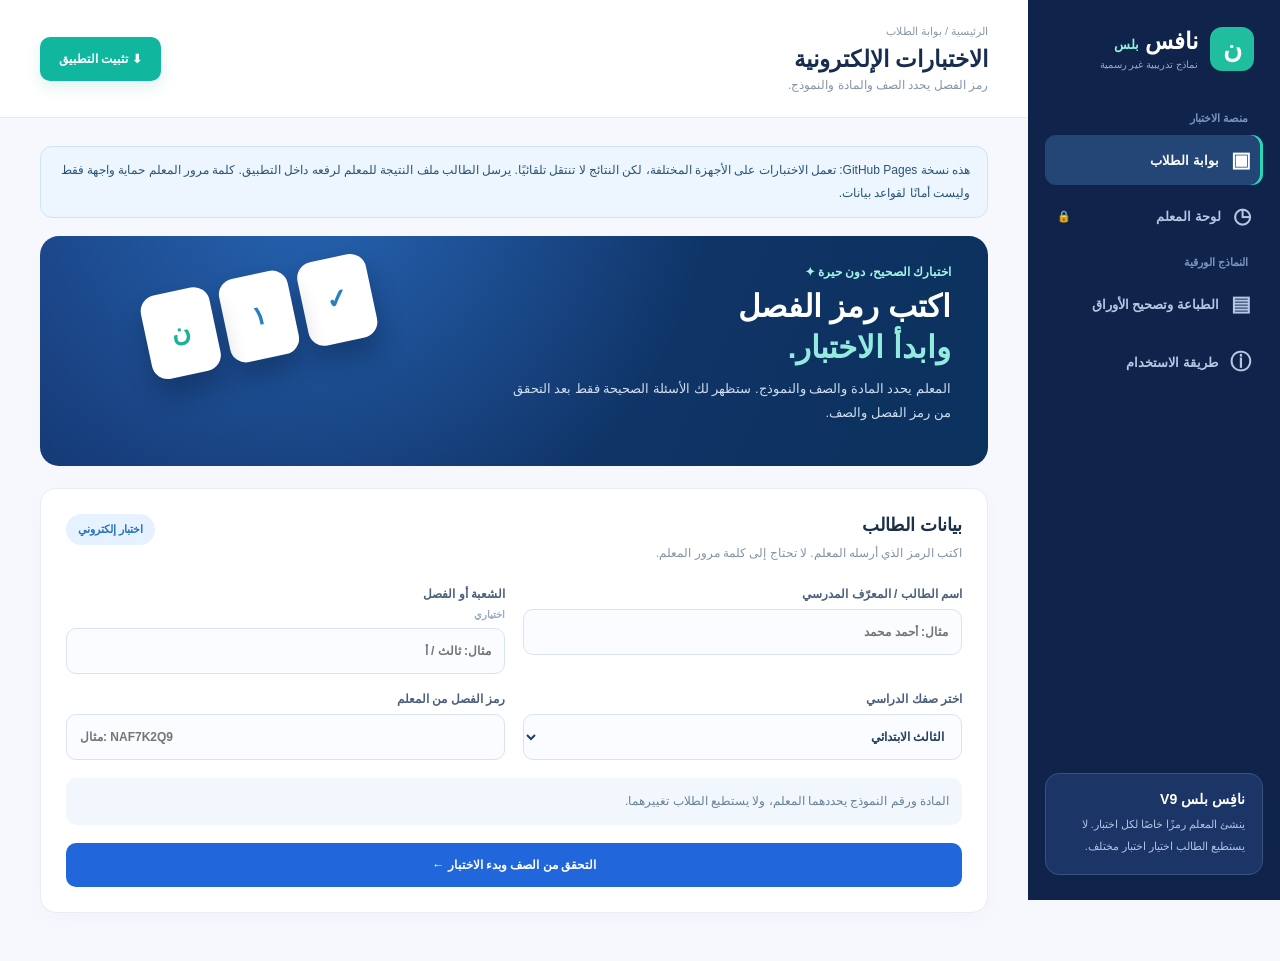
<file: index.html>
<!doctype html>
<html lang="ar" dir="rtl"><head>
<meta charset="utf-8"><meta name="viewport" content="width=device-width,initial-scale=1"><meta name="theme-color" content="#10234b">
<meta name="apple-mobile-web-app-capable" content="yes"><meta name="apple-mobile-web-app-title" content="نافس بلس"><meta name="apple-mobile-web-app-status-bar-style" content="default">
<meta name="description" content="نافس بلس - اختبارات إلكترونية مؤمنة برمز فصل ونماذج ورقية ومتابعة النتائج حسب المادة.">
<link rel="manifest" href="./manifest.webmanifest"><link rel="icon" href="./icons/favicon.png"><link rel="apple-touch-icon" href="./icons/apple-touch-icon.png">
<title>نافس بلس | اختبارات إلكترونية وورقية</title><link rel="stylesheet" href="./online.css">
</head><body>
<div class="shell">
<aside class="sidebar">
 <div class="identity"><div class="symbol">ن</div><div><strong>نافس <span>بلس</span></strong><small>نماذج تدريبية غير رسمية</small></div></div>
 <div class="side-label">منصة الاختبار</div>
 <button id="studentTab" class="side-link active" type="button"><span>▣</span> بوابة الطلاب</button>
 <button id="teacherTab" class="side-link" type="button"><span>◷</span> لوحة المعلم <span class="lock">🔒</span></button>
 <div class="side-label">النماذج الورقية</div>
 <a href="./paper.html" class="side-link"><span>▤</span> الطباعة وتصحيح الأوراق</a>
 <a href="./help.html" class="side-link"><span>ⓘ</span> طريقة الاستخدام</a>
 <div class="side-note"><b>نافِس بلس V9</b><p>ينشئ المعلم رمزًا خاصًا لكل اختبار. لا يستطيع الطالب اختيار اختبار مختلف.</p></div>
</aside>
<main class="main">
 <header class="topbar"><div><div class="crumb">الرئيسية / <span id="pageCrumb">بوابة الطلاب</span></div><h1 id="pageTitle">الاختبارات الإلكترونية</h1><p id="pageSub">رمز الفصل يحدد الصف والمادة والنموذج.</p></div><button id="installAppBtn" class="btn install-button" type="button">⬇ تثبيت التطبيق</button></header>
 <div class="content"><div class="static-warning" role="note">هذه نسخة GitHub Pages: تعمل الاختبارات على الأجهزة المختلفة، لكن النتائج لا تنتقل تلقائيًا. يرسل الطالب ملف النتيجة للمعلم لرفعه داخل التطبيق. كلمة مرور المعلم حماية واجهة فقط وليست أمانًا لقواعد بيانات.</div>
  <div id="appStatus" class="notice hidden" role="alert"></div>
  <section id="studentView">
   <div id="studentIntro" class="hero"><div class="hero-eyebrow">اختبارك الصحيح، دون حيرة ✦</div><h2>اكتب رمز الفصل<br><span>وابدأ الاختبار.</span></h2><p>المعلم يحدد المادة والصف والنموذج. ستظهر لك الأسئلة الصحيحة فقط بعد التحقق من رمز الفصل والصف.</p><div class="hero-bubbles" aria-hidden="true"><span>✓</span><span>١</span><span>ن</span></div></div>
   <div id="studentFormCard" class="panel"><div class="section-title"><div><h2>بيانات الطالب</h2><p>اكتب الرمز الذي أرسله المعلم. لا تحتاج إلى كلمة مرور المعلم.</p></div><span class="tag">اختبار إلكتروني</span></div>
    <form id="startForm" class="form-grid">
      <label>اسم الطالب / المعرّف المدرسي<input id="studentNameOnline" required maxlength="80" autocomplete="off" placeholder="مثال: أحمد محمد"></label>
      <label>الشعبة أو الفصل <em>اختياري</em><input id="studentClassOnline" maxlength="40" placeholder="مثال: ثالث / أ"></label>
      <label>اختر صفك الدراسي<select id="gradeSelect"><option value="3">الثالث الابتدائي</option><option value="6">السادس الابتدائي</option><option value="9">الثالث المتوسط</option></select></label>
      <label>رمز الفصل من المعلم<input id="classCode" required maxlength="18" minlength="6" autocomplete="off" spellcheck="false" placeholder="مثال: NAF7K2Q9" dir="ltr"></label>
      <div class="form-wide help-line">المادة ورقم النموذج يحددهما المعلم، ولا يستطيع الطلاب تغييرهما.</div>
      <button class="btn primary stretch" type="submit" id="startBtn">التحقق من الصف وبدء الاختبار ←</button>
    </form>
   </div>
   <div id="testPanel" class="hidden"><div class="test-toolbar"><div><span class="tag">اختبار متاح</span><h2 id="testHeading"></h2><p id="testMeta"></p></div><button class="btn light" id="backToSelection" type="button">العودة</button></div><div class="progress-outer"><div id="progressFill" class="progress-fill"></div></div><p class="progress-label" id="progressText"></p><form id="answerForm"><div id="questionList"></div><div class="submit-bar"><div><b>تأكد من إجاباتك</b><p>لا يمكن تعديلها بعد الإرسال.</p></div><button class="btn primary" type="submit" id="submitExamBtn">إرسال الاختبار</button></div></form></div>
   <div id="successPanel" class="panel centered hidden"><div class="success-icon">✓</div><h2>تم تسليم الاختبار</h2><p>حُفظت الإجابات. حُفظت النتيجة على هذا الجهاز. أرسل ملف النتيجة إلى المعلم لإضافتها إلى سجله.</p><div class="row-buttons" style="justify-content:center;margin-bottom:18px"><button class="btn primary" id="downloadStudentResult" type="button">⬇ تنزيل النتيجة للمعلم</button><button class="btn light" id="copyStudentResult" type="button">نسخ رمز النتيجة</button></div><button class="btn light" id="startAnother" type="button">العودة إلى البداية</button></div>
  </section>
  <section id="teacherView" class="hidden">
   <div class="teacher-banner"><div><span class="hero-eyebrow">إدارة الاختبارات ✦</span><h2>لوحة المعلم</h2><p>لكل مادة كلمة مرور مستقلة. أنشئ رمز اختبار لأي صف ونموذج، ثم استورد ملفات نتائج الطلاب هنا.</p></div><span class="teacher-icon">◈</span></div>
   <form id="loginForm" class="panel narrow"><h2>دخول المعلم</h2><p class="subtle">اختر مادّتك ثم أدخل كلمة مرور تلك المادة.</p><label>المادة<select id="teacherSubject"><option value="math">الرياضيات</option><option value="arabic">القراءة</option><option value="science">العلوم</option></select></label><label>كلمة مرور المادة<input id="teacherPassword" type="password" required autocomplete="current-password" placeholder="كلمة المرور"></label><button id="loginBtn" class="btn primary stretch" type="submit">فتح لوحة المادة</button><p id="loginError" class="error" role="alert"></p></form>
   <div id="teacherDashboard" class="hidden">
    <div class="panel toolbar"><div><div class="teacher-subtag">المادة الحالية</div><h2 id="teacherIdentity">—</h2><p>إعداد الفصول ونتائج هذه المادة فقط.</p></div><div class="row-buttons"><a href="./paper.html" class="btn light">الاختبارات الورقية</a><button class="btn light" id="logoutBtn" type="button">تسجيل الخروج</button></div></div>
    <div class="numbers"><div class="metric"><small>عدد رموز الاختبارات</small><b id="countRooms">٠</b></div><div class="metric"><small>الفصول النشطة</small><b id="countActive">٠</b></div><div class="metric"><small>إجمالي تسليمات الطلاب</small><b id="countAll">٠</b></div><div class="metric"><small>متوسط الدرجة</small><b id="averageScore">—</b></div></div>
    <div class="panel"><div class="section-title"><div><h2>إنشاء اختبار للفصل</h2><p>اختر الصف والنموذج. سينشئ التطبيق رمزًا يمكن إدخاله من جهاز آخر.</p></div><span class="tag">١٠ أسئلة</span></div>
     <form id="roomForm" class="form-grid">
      <label>الصف المطلوب<select id="roomGrade"><option value="9">الثالث المتوسط</option><option value="6">السادس الابتدائي</option><option value="3">الثالث الابتدائي</option></select></label>
      <label>النموذج المطلوب<select id="roomExam"><option value="1">النموذج ١</option><option value="2">النموذج ٢</option><option value="3">النموذج ٣</option><option value="4">النموذج ٤</option><option value="5">النموذج ٥</option><option value="6">النموذج ٦</option></select></label>
      <label class="form-wide">اسم الفصل (اختياري)<input id="roomLabel" maxlength="60" placeholder="مثل: ثالث متوسط - أ"></label>
      <button class="btn primary stretch" type="submit" id="createRoomBtn">إنشاء رمز الاختبار</button>
     </form>
     <div id="newRoom" class="new-room hidden" aria-live="polite"><div><small>رمز الاختبار الجديد</small><strong id="newRoomCode" dir="ltr"></strong><p id="newRoomInfo"></p></div><button id="copyNewRoomBtn" class="btn light" type="button">نسخ الرمز</button></div>
    </div>
    <div class="panel"><div class="section-title"><div><h2>فصول الاختبارات</h2><p>لكل رمز صف ونموذج ثابتان. إغلاق الرمز يعمل على هذا الجهاز فقط؛ النشر على GitHub لا يوفر مزامنة.</p></div><button class="btn light" id="refreshRoomsBtn" type="button">↻ تحديث</button></div><div id="roomList" class="room-list"><p class="subtle">جارٍ التحميل...</p></div></div>
    <div class="panel"><div class="section-title"><div><h2>نتائج الطلاب</h2><p>النتائج على هذا الجهاز فقط؛ استورد الملفات التي يرسلها الطلاب.</p></div><div class="row-buttons"><button class="btn light" id="refreshBtn" type="button">↻ تحديث</button><button class="btn light" id="importPaperBtn" type="button">استيراد الأوراق</button><button class="btn light" id="importFilesBtn" type="button">📂 استيراد ملفات نتائج الطلاب</button><input id="resultFiles" type="file" accept=".json,application/json" multiple hidden><button class="btn light" id="exportBtn" type="button">↓ تنزيل CSV</button></div></div>
      <div class="filters"><label>الصف<select id="filterGrade"><option value="all">كل الصفوف</option><option value="3">الثالث الابتدائي</option><option value="6">السادس الابتدائي</option><option value="9">الثالث المتوسط</option></select></label><label>النموذج<select id="filterExam"><option value="all">كل النماذج</option><option value="1">النموذج ١</option><option value="2">النموذج ٢</option><option value="3">النموذج ٣</option><option value="4">النموذج ٤</option><option value="5">النموذج ٥</option><option value="6">النموذج ٦</option></select></label></div>
      <div class="table-scroll"><table><thead><tr><th>الطالب</th><th>الفصل</th><th>الصف</th><th>النموذج</th><th>رمز الفصل</th><th>الدرجة</th><th>التاريخ</th></tr></thead><tbody id="resultsBody"><tr><td colspan="7">—</td></tr></tbody></table></div>
    </div>
   </div>
  </section>
 </div>
</main>
</div>
<div class="toast" id="toast" role="status" aria-live="polite"></div>
<script defer src="./data.js"></script><script defer src="./online.js"></script><script defer src="./install.js"></script></body></html>
</file>
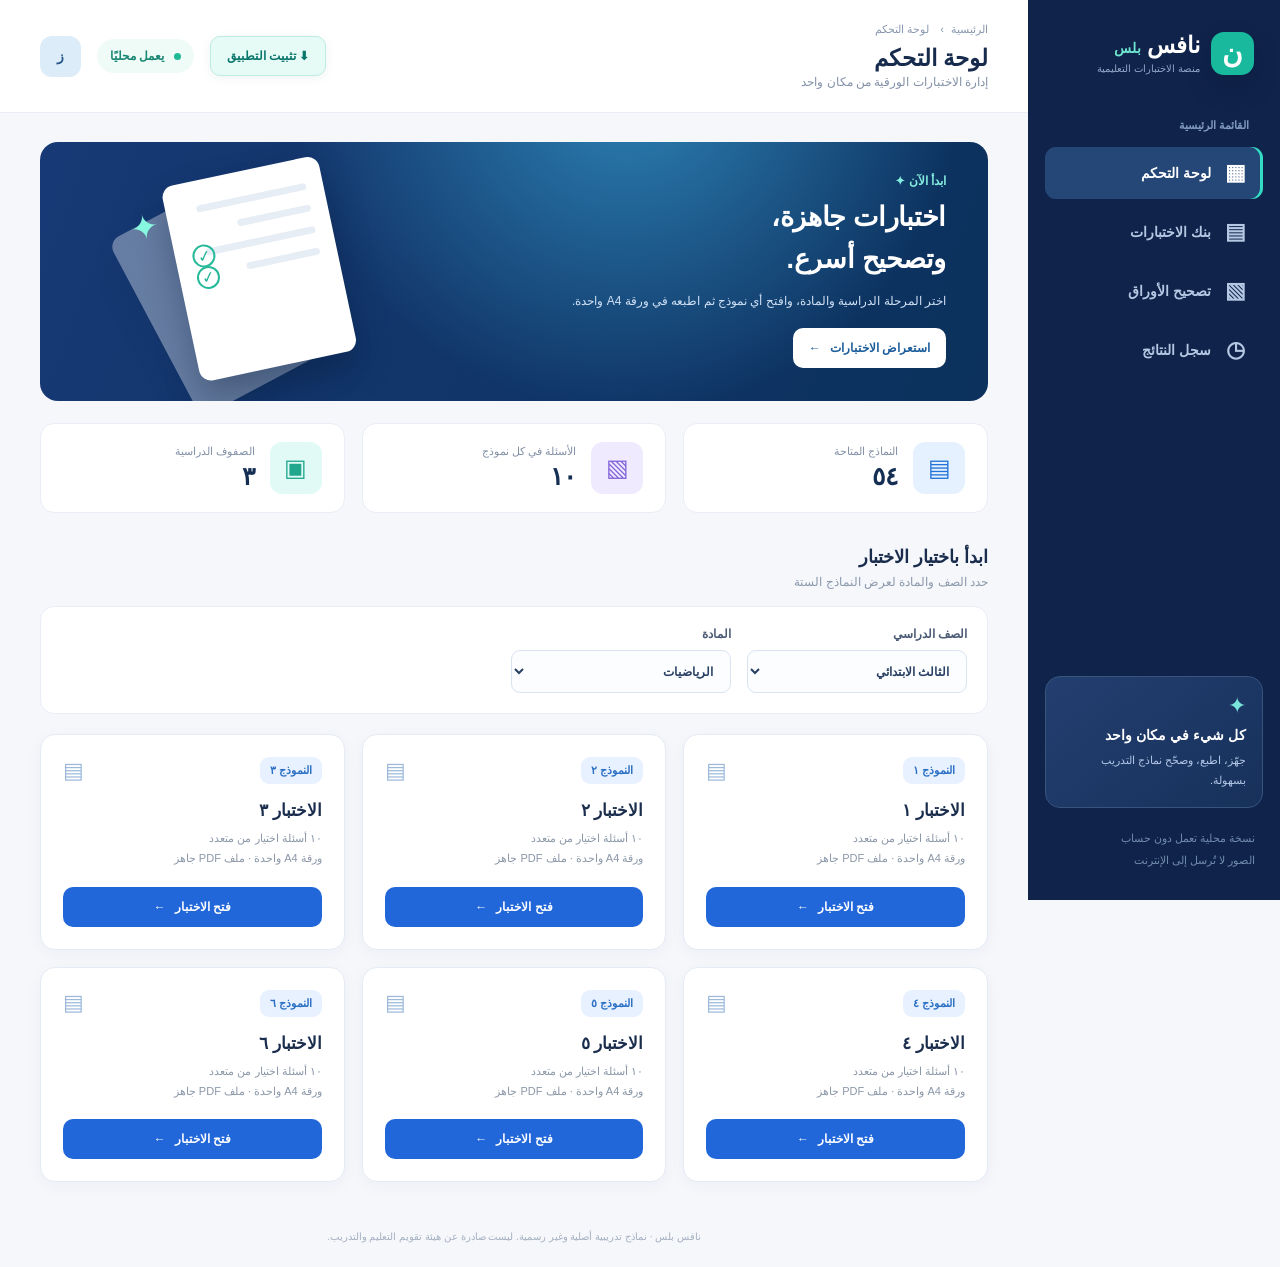
<file: Nafis Plus/index.html>
<!doctype html>
<html lang="ar" dir="rtl">
<head>
  <meta charset="utf-8">
  <meta name="viewport" content="width=device-width,initial-scale=1">
  <meta name="theme-color" content="#10234b">
  <link rel="manifest" href="./manifest.webmanifest">
  <link rel="icon" type="image/png" href="./icons/favicon.png">
  <link rel="apple-touch-icon" href="./icons/apple-touch-icon.png">
  <meta name="apple-mobile-web-app-capable" content="yes">
  <meta name="apple-mobile-web-app-status-bar-style" content="default">
  <meta name="apple-mobile-web-app-title" content="نافس بلس">
  <title>نافس بلس | منصة نماذج الاختبارات</title>
  <style>
:root{font-family:Tahoma,Arial,"Noto Sans Arabic",sans-serif;color:#1a2d4d;background:#f5f7fb;font-size:14px}*{box-sizing:border-box}body{margin:0}button,input,select{font:inherit}button,a{cursor:pointer}button{border:0}a{text-decoration:none}h1,h2,h3,p{margin-top:0}.hidden{display:none!important}.app-layout{min-height:100vh;display:flex}.sidebar{width:252px;flex:none;background:#10234b;color:#d3e2f7;min-height:100vh;padding:29px 17px;display:flex;flex-direction:column;position:sticky;top:0;height:100vh}.brand{display:flex;align-items:center;gap:11px;padding:3px 9px 29px}.brand-mark{display:grid;place-items:center;width:43px;height:43px;border-radius:13px;background:#18b99c;color:#fff;font-size:28px;font-weight:bold;box-shadow:0 12px 22px #0819365c}.brand-name{font-size:23px;color:#fff;font-weight:800}.brand-name span{color:#6ee6cf;font-size:14px}.brand small{color:#91a8c9;font-size:10px}.nav-title{color:#819abf;font-size:11px;font-weight:700;margin:15px 14px}.nav-list{display:grid;gap:7px}.nav-item{width:100%;text-align:right;display:flex;align-items:center;gap:12px;border-radius:11px;background:transparent;color:#b5c8e3;padding:13px 15px;font-weight:700}.nav-item:hover{background:#1b3466}.nav-item.selected{background:#244777;color:white;box-shadow:inset -3px 0 #33dcc3}.nav-icon{font-size:22px;width:25px;text-align:center;font-family:Arial}.sidebar-note{margin-top:auto;border:1px solid #37547d;border-radius:15px;padding:16px;background:linear-gradient(140deg,#233f70,#17315b)}.sidebar-note-icon{font-size:22px;color:#79e6db}.sidebar-note strong{color:#fff;display:block;margin:8px 0}.sidebar-note p{font-size:11px;color:#b3c7e7;line-height:1.8;margin:0}.sidebar-bottom{font-size:11px;color:#708bab;line-height:2;padding:19px 8px 0}.workspace{flex:1;min-width:0}.app-header{height:113px;background:white;border-bottom:1px solid #e8edf5;display:flex;align-items:center;justify-content:space-between;padding:18px 40px;gap:20px}.breadcrumbs{color:#8998af;font-size:11px;margin-bottom:9px}.breadcrumbs span{margin:0 4px}.app-header h1{font-size:23px;font-weight:800;margin:0 0 3px;color:#172b4d}.header-sub{font-size:12px;color:#8290a7;margin:0}.header-right{display:flex;gap:16px;align-items:center}.offline-chip{background:#effbf7;color:#198773;padding:10px 13px;border-radius:20px;font-size:12px;font-weight:700}.green-dot{width:7px;height:7px;border-radius:100%;display:inline-block;background:#20b996;margin-left:6px}.user-circle{width:41px;height:41px;border-radius:12px;background:#dcecf8;color:#27578c;font-weight:900}.main-content{padding:29px 40px;max-width:1440px;margin:auto;min-height:calc(100vh - 165px)}.welcome-banner{display:flex;justify-content:space-between;overflow:hidden;position:relative;color:white;padding:32px 42px;border-radius:18px;background:radial-gradient(circle at 62% -25%,#2d83b5 0,transparent 50%),linear-gradient(110deg,#173975,#0b315c);min-height:259px}.eyebrow{font-weight:bold;color:#85ede0;margin-bottom:9px;font-size:12px}.welcome-banner h2{font-size:27px;line-height:1.55;letter-spacing:-.3px;margin:0 0 8px}.welcome-banner p{max-width:420px;color:#d1e2f6;font-size:12px;line-height:2;margin:0 0 15px}.banner-art{position:absolute;left:11%;top:27px;width:235px;height:225px;transform:rotate(-12deg)}.paper-illustration{position:absolute;width:160px;height:199px;background:#fff;border-radius:12px;box-shadow:0 18px 35px #07193355}.p-back{left:0;top:16px;transform:rotate(-16deg);opacity:.35}.p-front{left:38px;top:0;padding:25px 17px}.fake-line{height:7px;width:75px;background:#e7edf5;margin-bottom:15px;border-radius:7px}.fake-line.long{width:112px}.fake-circle{width:23px;height:23px;border-radius:50%;border:2px solid #26b99a;color:#25b399;font-size:16px;display:grid;place-items:center;float:left;margin-top:-5px}.sparkle{position:absolute;left:0;top:15px;font-size:34px;color:#87f8df}.btn{min-height:40px;display:inline-flex;align-items:center;justify-content:center;gap:9px;border-radius:10px;padding:10px 16px;font-weight:750;font-size:12px;transition:transform .12s,box-shadow .12s;white-space:nowrap}.btn:hover{transform:translateY(-1px);box-shadow:0 6px 14px #13346622}.primary-btn{background:#2167d9;color:#fff}.teal-btn{background:#dff9f5;color:#088f7c}.white-btn{background:white;color:#1c5d9c}.outline-btn{border:1px solid #d9e5f3;background:white;color:#376088}.text-btn{background:transparent;color:#396baa;font-weight:bold;padding:10px}.full-width{width:100%}.stats{display:grid;grid-template-columns:repeat(3,minmax(0,1fr));gap:17px;margin:22px 0 33px}.stat{display:flex;align-items:center;gap:15px;border:1px solid #e9edf5;background:white;padding:18px 22px;border-radius:14px}.stat-icon{display:grid;place-items:center;border-radius:12px;font-size:24px;width:52px;height:52px;flex:none}.stat-icon.blue{background:#e5f1ff;color:#2273d7}.stat-icon.purple{background:#f0eaff;color:#8366d9}.stat-icon.green{background:#e2faf5;color:#20a78d}.stat small{display:block;color:#8291a6;font-size:11px}.stat strong{display:block;font-size:25px;color:#152f54;margin-top:4px}.section-head{display:flex;align-items:center;justify-content:space-between;gap:16px;margin:0 0 17px}.section-head h2{font-size:18px;margin:0 0 7px}.section-head p{font-size:12px;color:#8b98ab;margin:0}.tag{font-weight:bold;border-radius:20px;padding:9px 13px;font-size:11px;display:inline-block}.tag-blue{background:#e6f0fd;color:#3269b1}.tag-green{background:#e4f7ee;color:#148c67}.selectors{display:flex;flex-wrap:wrap;gap:16px;background:white;border-radius:14px;padding:20px;border:1px solid #e8edf6;margin-bottom:20px}.selectors label{display:grid;gap:9px;min-width:220px;color:#4c5b75;font-weight:800;font-size:12px}.selectors select,.grade-config select,.student-name input{height:43px;outline:none;border-radius:9px;background:#fbfdff;padding:0 13px;border:1px solid #dae4f1;color:#294063}.selectors select:focus,.grade-config select:focus,.student-name input:focus{border-color:#3980dc;box-shadow:0 0 0 3px #2977db18}.exam-grid{display:grid;grid-template-columns:repeat(3,minmax(0,1fr));gap:17px}.exam-card{background:white;border:1px solid #e4ebf4;border-radius:15px;padding:22px;box-shadow:0 4px 16px #1a35500a;transition:border-color .2s,transform .2s}.exam-card:hover{border-color:#9abbe8;transform:translateY(-2px)}.exam-card-top{display:flex;align-items:center;justify-content:space-between}.exam-number{font-weight:800;background:#e8f1ff;color:#2b70c4;border-radius:9px;padding:7px 10px;font-size:11px}.exam-card-icon{font-size:22px;color:#9cb9db}.exam-card h3{margin:16px 0 7px;font-size:17px}.exam-card p{color:#8b97a8;font-size:11px;line-height:1.85;margin:0 0 18px}.exam-card .btn{width:100%}.detail-toolbar{display:flex;justify-content:space-between;align-items:center;margin:0 0 18px}.detail-intro{background:white;border:1px solid #e6ecf4;border-radius:14px;padding:21px 25px;display:flex;align-items:center;justify-content:space-between;gap:15px}.detail-intro h2{font-size:18px;margin-bottom:7px}.detail-intro p{margin:0;color:#8b97ab;font-size:12px}.detail-actions{display:flex;flex-wrap:wrap;gap:8px}.paper-scroll{overflow-x:auto;padding:26px 4px}.exam-sheet{width:210mm;height:297mm;background:white;box-shadow:0 14px 42px #122a4b1e;margin:0 auto;flex:none;color:#182e4b;font-family:Tahoma,Arial,"Noto Sans Arabic",sans-serif;font-size:10.5pt;direction:rtl;position:relative;overflow:hidden;padding:11mm 14mm 9mm}.sheet-topline{display:flex;justify-content:space-between;align-items:center;height:11mm;border-bottom:1px solid #c6d6e2;color:#657a8c;font-size:8pt}.sheet-logo{font-weight:900;color:#153f73;font-size:14pt}.sheet-logo i{font-style:normal;color:#20ae95}.sheet-head{text-align:center;height:37mm;padding:3mm 0 1.5mm}.sheet-head h2{font-size:16pt;margin:0 0 2mm}.sheet-head p{font-size:9pt;color:#547086;margin:0}.sheet-data{display:flex;justify-content:space-between;gap:6mm;font-size:9pt;margin-top:4mm;color:#29435b}.sheet-instr{background:#f4f8fc;border:1px solid #dde8f0;border-radius:5px;padding:2.3mm 3mm;font-size:8.7pt;height:10mm;display:flex;align-items:center;margin-bottom:1.5mm}.questions-list{height:201mm;display:grid;grid-template-rows:repeat(10,minmax(0,1fr))}.question-line{min-height:0;padding:1.15mm 1mm;border-bottom:1px dashed #d9e1e8;display:flex;flex-direction:column;justify-content:center;gap:1.9mm}.question-text{font-weight:700;font-size:9.7pt;line-height:1.45;white-space:normal}.opt-list{display:grid;grid-template-columns:repeat(4,minmax(0,1fr));gap:2.1mm;align-items:start}.opt{display:flex;align-items:flex-start;gap:1.6mm;min-width:0;font-size:8.3pt;line-height:1.4;color:#344c61}.opt .label-text{overflow-wrap:anywhere}.bubble{width:4.4mm;height:4.4mm;border:1.25px solid #263e53;border-radius:50%;display:inline-block;flex:none;background:#fff}.sheet-end{height:13mm;display:flex;align-items:center;justify-content:space-between;font-size:8.5pt;color:#71849b}.sheet-code{font-family:Arial,sans-serif;letter-spacing:.4px;direction:ltr}.hint-card{display:flex;align-items:center;gap:13px;border:1px solid #cbe5ea;background:#eefbfa;border-radius:12px;padding:17px 20px;color:#386d75;line-height:1.8;font-size:12px}.hint-card strong{color:#166b71;white-space:nowrap}.grade-panel{background:white;border:1px solid #e7edf5;border-radius:16px;padding:23px;margin-bottom:20px}.grade-config{display:grid;grid-template-columns:repeat(3,minmax(0,1fr));gap:15px}.grade-config label,.student-name{display:grid;gap:9px;color:#506781;font-size:12px;font-weight:800}.student-name{max-width:440px;margin:20px 0}.student-name span{color:#a1acbb;font-size:10px;font-weight:normal}.drop-area{border:2px dashed #bfd1e6;background:#f9fbff;border-radius:14px;display:grid;place-items:center;text-align:center;padding:33px 18px}.drop-area.drag-over{background:#ecf9f7;border-color:#29b89f}.drop-icon{display:grid;place-items:center;width:57px;height:57px;background:#e7f1ff;color:#477bc2;font-size:31px;border-radius:13px;margin-bottom:14px}.drop-area strong{font-size:16px}.drop-area p{font-size:12px;color:#8c9bac;margin:10px 0 17px}.button-row{display:flex;align-items:center;gap:10px;justify-content:center;flex-wrap:wrap}.sr-input{position:absolute;width:1px;height:1px;opacity:0;overflow:hidden}.scan-layout{display:grid;grid-template-columns:minmax(0,1.3fr) minmax(240px,.7fr);gap:20px;margin:25px 0}.scan-photo{border:1px solid #e5ebf4;border-radius:13px;padding:12px;min-width:0}.scan-photo-top{display:flex;align-items:center;justify-content:space-between;padding:4px 7px 10px}.scan-photo canvas{display:block;width:100%;height:auto;cursor:crosshair;border-radius:7px;border:1px solid #d7e0eb;max-height:none;object-fit:fill}.scan-steps{border:1px solid #dfe9f4;background:#f8fbfe;border-radius:13px;padding:19px}.step-count{font-size:11px;color:#2167d9;font-weight:800}.scan-steps h3{font-size:17px;margin:12px 0}.scan-steps p{font-size:12px;color:#688098;line-height:1.9}.corner-guide{display:grid;gap:10px;margin:15px 0}.corner-guide span{background:white;border:1px solid #e5ecf4;border-radius:8px;padding:9px 12px;font-size:12px}.scan-steps .muted{font-size:11px}.small-message{color:#637f98;font-size:11px;margin-top:14px;text-align:center}.review-head{display:flex;justify-content:space-between;align-items:center;margin:24px 0 15px}.review-head h3{font-size:17px;margin-bottom:6px}.review-head p{font-size:12px;color:#8094ab;margin:0}.score-box{background:#e5faf4;color:#0d866d;border-radius:12px;font-size:21px;font-weight:900;padding:15px 22px;direction:ltr}.review-grid{display:grid;grid-template-columns:repeat(2,minmax(0,1fr));gap:12px}.review-item{border:1px solid #e6edf4;padding:15px;border-radius:10px}.review-item-head{display:flex;justify-content:space-between;align-items:center;gap:9px;font-size:12px;font-weight:800}.mark-chip{font-size:10px;padding:5px 8px;border-radius:7px;background:#f1f5f9;color:#667c91}.mark-chip.correct{background:#dff9ed;color:#00895b}.mark-chip.incorrect{background:#ffede8;color:#c65b3a}.answer-choices{display:flex;flex-wrap:wrap;gap:6px;margin:12px 0 8px}.answer-choices button{border:1px solid #e0e7f0;border-radius:8px;background:#f9fbff;padding:6px 10px;color:#4c6584;min-width:40px}.answer-choices button.picked{background:#dfeeff;border-color:#2582db;color:#185bad;font-weight:bold}.answer-key-note{font-size:10px;color:#8a9daf}.review-footer{display:flex;justify-content:space-between;align-items:center;gap:10px;margin-top:17px;flex-wrap:wrap}.muted{color:#91a1b4;font-size:12px}.history-box{background:white;border:1px solid #e9edf5;border-radius:14px;min-height:230px;padding:23px;overflow:auto}.empty-state{display:grid;place-items:center;text-align:center;min-height:180px;color:#869bb2;gap:7px}.empty-state strong{color:#426182;font-size:16px}.result-table{border-collapse:collapse;width:100%;font-size:12px}.result-table th,.result-table td{text-align:right;padding:12px;border-bottom:1px solid #eef1f6;white-space:nowrap}.result-table th{color:#6a829e;background:#f6f9fc}.result-table td{color:#344761}.app-footer{font-size:10px;color:#a5b0c0;text-align:center;padding:20px 12px 25px}.toast{position:fixed;left:25px;bottom:25px;background:#12365e;color:white;border-radius:11px;padding:12px 18px;box-shadow:0 8px 24px #071d4555;font-size:12px;max-width:400px;transform:translateY(130px);opacity:0;transition:opacity .2s,transform .2s;z-index:100}.toast.show{transform:translateY(0);opacity:1}#printRoot{display:none}#measureBox{position:absolute;top:-3000px;left:-3000px;visibility:hidden;pointer-events:none}#measureBox .exam-sheet{box-shadow:none}
@media(max-width:1150px){.sidebar{width:210px}.main-content{padding:25px}.app-header{padding:19px 25px}.exam-grid{grid-template-columns:repeat(2,minmax(0,1fr))}.banner-art{left:5%}.detail-intro{display:block}.detail-actions{margin-top:18px}}
@media(max-width:740px){.app-layout{display:block}.sidebar{height:auto;min-height:0;width:100%;position:static;padding:10px 14px;display:block}.brand{padding:5px 0 10px}.brand-mark{width:36px;height:36px}.brand-name{font-size:19px}.nav-title,.sidebar-note,.sidebar-bottom{display:none}.nav-list{display:flex;gap:3px;overflow-x:auto}.nav-item{white-space:nowrap;width:auto;padding:10px;font-size:11px}.nav-icon{font-size:16px;width:auto}.app-header{height:auto;padding:15px 18px}.app-header h1{font-size:19px}.header-sub{display:none}.main-content{padding:16px}.header-right{gap:4px}.offline-chip{display:none}.welcome-banner{padding:22px;min-height:230px}.welcome-banner h2{font-size:23px}.banner-art{opacity:.18;left:-20px}.stats{grid-template-columns:repeat(3,minmax(0,1fr));gap:6px;margin:12px 0 24px}.stat{padding:11px 8px;gap:7px}.stat-icon{display:none}.stat small{font-size:9px}.stat strong{font-size:20px}.exam-grid,.review-grid{grid-template-columns:1fr}.selectors{display:grid}.selectors label{min-width:0}.grade-config{grid-template-columns:1fr}.scan-layout{grid-template-columns:1fr}.detail-actions{gap:6px}.detail-actions .btn{padding:9px;font-size:11px}.paper-scroll{padding:10px 0}.exam-sheet{margin:0;transform-origin:top right}.hint-card{display:block}.hint-card strong{display:block;margin-bottom:5px}}
@page{size:A4;margin:0}
@media print{
  html,body{margin:0!important;padding:0!important;background:white!important;-webkit-print-color-adjust:exact;print-color-adjust:exact}
  .app-layout,#measureBox,.toast{display:none!important}
  #printRoot{display:block!important;margin:0!important;padding:0!important;position:absolute!important;top:0;left:0;width:210mm;height:297mm}
  #printRoot .exam-sheet{display:block!important;position:static!important;margin:0!important;box-shadow:none!important;transform:none!important;width:210mm!important;height:297mm!important;overflow:hidden!important}
}


/* Install prompt and mobile platform instructions. */
.install-btn{background:#e7fbf6;color:#0a756b;border:1px solid #beece3;box-shadow:0 2px 10px #2c696a14}
.install-btn[hidden],.install-panel[hidden]{display:none!important}
.install-panel{position:fixed;inset:0;background:rgba(8,22,46,.50);z-index:5000;display:flex;justify-content:center;align-items:center;padding:18px}
.install-dialog{background:#fff;color:#193351;width:min(100%,480px);border-radius:20px;padding:27px 26px 24px;box-shadow:0 24px 90px #0a1e3650;line-height:1.85}
.install-dialog h2{font-size:22px;margin:0 0 7px}
.install-dialog p{font-size:14px;line-height:2;color:#536983;margin:0 0 19px}
.install-dialog .btn{min-width:120px}
@media(max-width:740px){.app-header .header-right{gap:8px}.install-btn{padding:8px 10px;font-size:11px;min-height:35px}.install-dialog{padding:22px}}
</style>
</head>
<body>
<div class="app-layout">
  <aside class="sidebar" id="sidebar">
    <div class="brand"><div class="brand-mark">ن</div><div><div class="brand-name">نافس <span>بلس</span></div><small>منصة الاختبارات التعليمية</small></div></div>
    <div class="nav-title">القائمة الرئيسية</div>
    <nav class="nav-list" aria-label="القائمة الرئيسية">
      <button class="nav-item selected" data-view="home"><span class="nav-icon">▦</span> لوحة التحكم</button>
      <button class="nav-item" data-view="exams"><span class="nav-icon">▤</span> بنك الاختبارات</button>
      <button class="nav-item" data-view="grading"><span class="nav-icon">▧</span> تصحيح الأوراق</button>
      <button class="nav-item" data-view="history"><span class="nav-icon">◷</span> سجل النتائج</button>
    </nav>
    <div class="sidebar-note"><div class="sidebar-note-icon">✦</div><strong>كل شيء في مكان واحد</strong><p>جهّز، اطبع، وصحّح نماذج التدريب بسهولة.</p></div>
    <div class="sidebar-bottom">نسخة محلية تعمل دون حساب<br>الصور لا تُرسل إلى الإنترنت</div>
  </aside>

  <div class="workspace">
    <header class="app-header">
      <div><div class="breadcrumbs">الرئيسية <span>›</span> <span id="crumb">لوحة التحكم</span></div><h1 id="pageTitle">لوحة التحكم</h1><p class="header-sub" id="headerSub">إدارة الاختبارات الورقية من مكان واحد</p></div>
      <div class="header-right"><button id="installAppBtn" type="button" class="btn install-btn">⬇ تثبيت التطبيق</button><span class="offline-chip"><span class="green-dot"></span> يعمل محليًا</span><button class="user-circle" title="وضع الزائر" aria-label="وضع الزائر">ز</button></div>
    </header>

    <main class="main-content">
      <section id="view-home" class="view">
        <div class="welcome-banner"><div><div class="eyebrow">ابدأ الآن ✦</div><h2>اختبارات جاهزة،<br> وتصحيح أسرع.</h2><p>اختر المرحلة الدراسية والمادة، وافتح أي نموذج ثم اطبعه في ورقة A4 واحدة.</p><button id="welcomeStart" class="btn white-btn">استعراض الاختبارات <span>←</span></button></div><div class="banner-art" aria-hidden="true"><div class="paper-illustration p-back"></div><div class="paper-illustration p-front"><div class="fake-line long"></div><div class="fake-line"></div><div class="fake-circle">✓</div><div class="fake-line long"></div><div class="fake-circle">✓</div><div class="fake-line"></div></div><div class="sparkle">✦</div></div></div>
        <div class="stats"><div class="stat"><span class="stat-icon blue">▤</span><div><small>النماذج المتاحة</small><strong>٥٤</strong></div></div><div class="stat"><span class="stat-icon purple">▧</span><div><small>الأسئلة في كل نموذج</small><strong>١٠</strong></div></div><div class="stat"><span class="stat-icon green">▣</span><div><small>الصفوف الدراسية</small><strong>٣</strong></div></div></div>
        <div class="section-head"><div><h2>ابدأ باختيار الاختبار</h2><p>حدد الصف والمادة لعرض النماذج الستة</p></div></div>
        <div id="homeSelectors" class="selectors"></div>
        <div id="homeCards" class="exam-grid"></div>
      </section>

      <section id="view-exams" class="view hidden">
        <div class="section-head"><div><h2>بنك الاختبارات</h2><p>تصفّح النماذج التدريبية حسب الصف والمادة</p></div><span class="tag tag-blue">٦ نماذج لكل مادة</span></div>
        <div id="examSelectors" class="selectors"></div>
        <div id="examCards" class="exam-grid"></div>
      </section>

      <section id="view-detail" class="view hidden">
        <div class="detail-toolbar"><button class="text-btn" id="backToExams">→ رجوع للنماذج</button><span class="tag tag-blue" id="examBreadcrumb"></span></div>
        <div class="detail-intro"><div><h2 id="detailTitle">معاينة ورقة الاختبار</h2><p>ورقة واحدة بحجم A4 ومخصصة للتظليل والتصحيح من الصورة.</p></div><div class="detail-actions"><button id="printBtn" class="btn outline-btn">🖨 طباعة</button><a id="downloadBtn" class="btn primary-btn" href="#" download>↓ حفظ PDF</a><button id="gradeThisBtn" class="btn teal-btn">▧ تصحيح ورقة</button></div></div>
        <div class="paper-scroll"><div id="examSheet" class="exam-sheet"></div></div>
        <div class="hint-card"><strong>نصيحة قبل التصحيح</strong><span>اطبع الورقة بحجم A4 (المقياس ١٠٠٪)، واطلب من الطالب تظليل دائرة واحدة لكل سؤال بالقلم الداكن.</span></div>
      </section>

      <section id="view-grading" class="view hidden">
        <div class="section-head"><div><h2>تصحيح ورقة الطالب</h2><p>ارفع صورة الورقة ثم حدّد زواياها الأربع لقراءة الدوائر المظللة.</p></div><span class="tag tag-green">معالجة داخل جهازك</span></div>
        <div class="grade-panel">
          <div class="grade-config"><label>الصف الدراسي<select id="scanGrade"></select></label><label>المادة<select id="scanSubject"></select></label><label>رقم النموذج<select id="scanExam"></select></label></div>
          <label class="student-name">اسم الطالب <span>(اختياري)</span><input id="studentName" type="text" autocomplete="off" placeholder="اكتب اسم الطالب"></label>
          <div class="drop-area" id="dropZone"><div class="drop-icon">▧</div><strong>اختر صورة ورقة الطالب</strong><p>صورة واضحة للورقة كاملة، بصيغة JPG أو PNG</p><div class="button-row"><label for="imageInput" class="btn primary-btn upload-action">↑ رفع صورة</label><button id="manualBtn" class="btn outline-btn">تصحيح يدوي</button></div><input id="imageInput" type="file" accept="image/*" class="sr-input"></div>
          <div id="scanWorkspace" class="hidden"><div class="scan-layout"><div class="scan-photo"><div class="scan-photo-top"><strong>معاينة الصورة</strong><button id="resetCorners" class="text-btn">إعادة تحديد الزوايا</button></div><canvas id="photoCanvas" aria-label="انقر على أركان ورقة الاختبار" title="انقر على أركان الورقة بالترتيب المحدد"></canvas></div><div class="scan-steps"><span class="step-count">خطوة <span id="cornerCount">١</span> من ٤</span><h3>حدّد زوايا الورقة</h3><p>انقر على أركان الورقة في الصورة بهذا الترتيب:</p><div class="corner-guide"><span>١. العلوية اليسرى</span><span>٢. العلوية اليمنى</span><span>٣. السفلية اليمنى</span><span>٤. السفلية اليسرى</span></div><p class="muted">للحصول على نتيجة أفضل: ضع الورقة على سطح مستوٍ وصوّرها كاملة بإضاءة جيدة.</p><button id="scanNow" class="btn primary-btn full-width" disabled>قراءة الإجابات</button><div id="scanStatus" class="small-message">حدد الزاوية الأولى للبدء.</div></div></div></div>
          <div id="reviewPanel" class="hidden"><div class="review-head"><div><h3>مراجعة الإجابات</h3><p>تحقّق من النتائج وعدّل أي إجابة غير واضحة قبل الحفظ.</p></div><div class="score-box" id="scoreBox">٠ / ١٠</div></div><div id="reviewQuestions" class="review-grid"></div><div class="review-footer"><span id="unclearCount" class="muted"></span><div class="button-row"><button id="saveResult" class="btn primary-btn">حفظ النتيجة</button><button id="exportResult" class="btn outline-btn">تنزيل تقرير CSV</button></div></div></div>
        </div>
        <div class="hint-card"><strong>مهم</strong><span>هذه قراءة آلية للدوائر المظللة (OMR)، وليست ذكاءً اصطناعيًا لفهم الإجابات المكتوبة بخط اليد. راجع كل نتيجة قبل اعتمادها.</span></div>
      </section>

      <section id="view-history" class="view hidden"><div class="section-head"><div><h2>سجل النتائج المحفوظة</h2><p>تُحفظ النتائج على هذا المتصفح فقط، ويمكن تصديرها كملف CSV.</p></div><button id="exportHistory" class="btn outline-btn">↓ تصدير السجل</button></div><div id="historyContent" class="history-box"></div></section>
    </main>
    <footer class="app-footer">نافس بلس · نماذج تدريبية أصلية وغير رسمية. ليست صادرة عن هيئة تقويم التعليم والتدريب.</footer>
  </div>
</div>
<div id="printRoot"></div>
<div id="measureBox" aria-hidden="true"><div id="measureSheet" class="exam-sheet"></div></div>
<div id="installPanel" class="install-panel" hidden role="presentation">
  <section class="install-dialog" role="dialog" aria-modal="true" aria-labelledby="installTitle">
    <h2 id="installTitle">تثبيت نافس بلس على جهازك</h2>
    <p id="installInstructions">افتح التطبيق من رابط HTTPS في متصفحك لتثبيته.</p>
    <button class="btn primary-btn" id="closeInstallPanel" type="button">حسنًا</button>
  </section>
</div>
<div id="toast" class="toast" role="status" aria-live="polite"></div>
<script>
window.NAFIS_BANK={"3":{"math":[["ما ناتج ٧ + ٨؟",["١٣","١٤","١٥","١٦"],2],["ما ناتج ٦ × ٤؟",["٢٠","٢٤","٢٨","٣٠"],1],["ما نصف العدد ٣٠؟",["١٠","١٥","٢٠","٢٥"],1],["أي الأعداد أكبر؟",["١٠٢","١٢٠","١١٢","١٠٩"],1],["ما ناتج ٤٥ - ١٩؟",["٢٤","٢٦","٢٨","٣٠"],1],["كم ضلعًا للمثلث؟",["٣","٤","٥","٦"],0],["ما العدد التالي: ٥، ١٠، ١٥، ...؟",["١٨","٢٠","٢٥","٣٠"],1],["كم دقيقة في الساعة؟",["٣٠","٤٥","٦٠","٩٠"],2],["ما ناتج ٣٦ ÷ ٦؟",["٤","٥","٦","٧"],2],["ما محيط مربع طول ضلعه ٥ سم؟",["١٠","١٥","٢٠","٢٥"],2],["ما العدد السابق للعدد ٧٠٠؟",["٦٩٩","٧٠١","٦٩٠","٧٩٩"],0],["كم عشرات في العدد ٨٠؟",["٤","٦","٨","١٠"],2],["ما ناتج ٩ × ٣؟",["٢٤","٢٧","٣٠","٣٦"],1],["أي مما يلي عدد زوجي؟",["١٧","٣٣","٤٢","٥٥"],2],["ما ناتج ١٠٠ - ٣٥؟",["٥٥","٦٥","٧٥","٨٥"],1],["ما ربع العدد ٢٠؟",["٤","٥","١٠","١٥"],1],["ما الشكل الذي له أربعة أضلاع متساوية؟",["دائرة","مثلث","مربع","مستطيل غير مربع"],2],["كم سنتيمترًا في المتر؟",["١٠","٥٠","١٠٠","١٠٠٠"],2]],"arabic":[["ما مرادف كلمة «سعيد»؟",["حزين","فرح","غاضب","متعب"],1],["ما ضد كلمة «قريب»؟",["بعيد","سريع","جميل","صغير"],0],["أي الكلمات اسم؟",["يلعب","اكتب","مدرسة","يذهب"],2],["ما جمع كلمة «كتاب»؟",["كاتب","مكتبة","كتب","كتابة"],2],["اختر الجملة الصحيحة.",["الطلاب مجتهدون","الطلاب مجتهد","الطلاب مجتهدة","الطلاب مجتهدات"],0],["أي الكلمات تدل على زمان؟",["أمام","اليوم","تحت","خلف"],1],["ما مفرد كلمة «أشجار»؟",["شجرة","شجيرات","شجرات","شجري"],0],["ما علامة نهاية السؤال؟",[".","،","؟","!"],2],["أي الكلمات فعل ماضٍ؟",["يكتب","اكتب","كتب","كاتب"],2],["ما ضد كلمة «الصدق»؟",["الأمانة","الكذب","العدل","الوفاء"],1],["ما جمع كلمة «قلم»؟",["أقلام","قلمان","مقلمة","قلمًا"],0],["أي كلمة تبدأ بحرف «م»؟",["تفاح","مدرسة","بيت","شجرة"],1],["في جملة «السماء صافية»، ما الموصوف؟",["صافية","السماء","في","لا يوجد"],1],["ما ضد كلمة «مرتفع»؟",["عالٍ","منخفض","كبير","بعيد"],1],["أي الكلمات تدل على مكان؟",["غدًا","فوق","الآن","أمس"],1],["أكمل: «ذهبَ الولدُ ... المدرسة».",["إلى","منذ","لو","بل"],0],["ما مفرد كلمة «أصدقاء»؟",["صديقة","صديق","صدقة","صادقون"],1],["أي جملة تحتوي على أسلوب استفهام؟",["الجو جميل.","ما أجمل الجو!","هل قرأت الكتاب؟","اقرأ الكتاب."],2]],"science":[["ما مصدر الضوء الطبيعي للأرض؟",["القمر","الشمس","المصباح","البطارية"],1],["أي الأعضاء يضخ الدم؟",["الرئة","القلب","المعدة","الدماغ"],1],["ما حالة الماء عند التجمد؟",["غاز","سائل","صلب","بخار"],2],["ماذا تحتاج النباتات لصنع غذائها؟",["الضوء","البلاستيك","الحديد","الرمل فقط"],0],["ما الكوكب الذي نعيش عليه؟",["المريخ","الأرض","الزهرة","زحل"],1],["أي الحواس تستخدمها الأذن؟",["البصر","الشم","السمع","اللمس"],2],["ماذا يحدث للماء عند التسخين الشديد؟",["يتبخر","يتجمد","يتحول لحجر","يختفي نهائيًا"],0],["ما وظيفة الجذور؟",["امتصاص الماء","إنتاج الصوت","الطيران","إنتاج الضوء"],0],["أي مما يلي كائن حي؟",["صخرة","قلم","شجرة","كرسي"],2],["أي المواد تنجذب للمغناطيس عادة؟",["الخشب","الحديد","الزجاج","الورق"],1],["ما العضو المستخدم للتنفس؟",["القلب","الرئتان","الكبد","المعدة"],1],["أي الحيوانات يضع البيض؟",["القطة","العصفور","الحصان","الأرنب"],1],["ما المصدر الأساسي للماء في الأنهار؟",["المطر","الرمل","الرياح","الضوء"],0],["أي المواد شفافة؟",["الخشب","الحجر","الزجاج الصافي","الحديد"],2],["ما وظيفة الهيكل العظمي؟",["الهضم","دعم الجسم","صنع الغذاء","توليد الضوء"],1],["ما الذي يجذب الأجسام نحو الأرض؟",["الحرارة","الضوء","الجاذبية","الصوت"],2],["ما التغير الذي يصنعه تبريد الماء بشدة؟",["التبخر","التجمد","الاحتراق","التكاثف فقط"],1],["أي الكواكب أقرب إلى الشمس؟",["الأرض","عطارد","المشتري","نبتون"],1]]},"6":{"math":[["ما ناتج ٣/٤ + ١/٤؟",["١/٢","١","٣/٨","٢"],1],["ما ناتج ١٢ × ١٥؟",["١٢٠","١٥٠","١٨٠","٢٠٠"],2],["كم يساوي ٢٥٪ من ٢٠٠؟",["٢٥","٤٠","٥٠","٧٥"],2],["ما مساحة مستطيل طوله ٨ وعرضه ٥ سم؟",["١٣","٢٦","٤٠","٨٠"],2],["ما ناتج ٣٫٥ + ٢٫٧؟",["٥٫٢","٦٫٢","٦٫٧","٧٫٢"],1],["ما القاسم المشترك الأكبر للعددين ١٢ و١٨؟",["٣","٦","٩","١٢"],1],["ما ناتج ١٤٤ ÷ ١٢؟",["١٠","١١","١٢","١٤"],2],["كم يساوي ٢/٥ من ٣٠؟",["٦","١٠","١٢","١٥"],2],["ما قيمة ٧²؟",["١٤","٤٢","٤٩","٧٧"],2],["إذا كان ٣س = ٢١، فما قيمة س؟",["٦","٧","٨","٩"],1],["ما متوسط الأعداد: ٤، ٦، ٨؟",["٥","٦","٧","٨"],1],["ما محيط مستطيل طوله ٩ وعرضه ٤؟",["١٣","٢٦","٣٦","٤٠"],1],["أي كسور الآتية أكبر؟",["١/٢","١/٤","١/٨","١/١٠"],0],["ما ناتج ٥ × (٦ + ٢)؟",["٣٢","٣٨","٤٠","٤٨"],2],["ما العدد التالي: ٢، ٤، ٨، ١٦، ...؟",["٢٠","٢٤","٣٠","٣٢"],3],["ما حجم مكعب طول حرفه ٣ سم؟",["٩","١٨","٢٧","٣٦"],2],["ما ناتج ٧٫٢ - ٣٫٨؟",["٣٫٤","٣٫٦","٤٫٤","٤٫٦"],0],["ما الكسر المكافئ لـ ١/٢؟",["٢/٣","٣/٦","٤/٦","٣/٤"],1]],"arabic":[["في جملة «قرأ الطالب القصة»، ما المفعول به؟",["قرأ","الطالب","القصة","لا يوجد"],2],["ما مرادف كلمة «شاسع»؟",["ضيق","واسع","قصير","قريب"],1],["ما ضد كلمة «التعاون»؟",["التآزر","التنافس","التخاذل","الاحترام"],2],["أي الجمل تتضمن فعلًا مضارعًا؟",["سافر أبي.","يسافر أبي.","سافروا.","السفر جميل."],1],["أي كلمة جمع مؤنث سالم؟",["معلمات","رجال","أطفال","كتب"],0],["ما نوع كلمة «في»؟",["اسم","فعل","حرف جر","ظرف زمان"],2],["أي الجمل استخدمت علامة التعجب استخدامًا مناسبًا؟",["أين كتابك!","ما أجمل الحديقة!","ذهبت للمدرسة!","هل أتيت!"],1],["ما مرادف كلمة «الإصرار»؟",["التردد","العزيمة","التعب","النسيان"],1],["اختر الجملة الاسمية.",["وصل القطار.","حضر المعلم.","العلم نور.","اكتب الدرس."],2],["ما نوع الفعل «استمع»؟",["ماضٍ","مضارع","أمر","اسم"],0],["ما مفرد كلمة «مصابيح»؟",["مصباح","صباح","مصباحون","مصابيح"],0],["أي الكلمات كتبت همزتها على ألف؟",["إيمان","سؤال","بئر","شيء"],0],["في «المطر غزير»، ما الخبر؟",["المطر","غزير","ال","لا يوجد"],1],["ما ضد كلمة «النادر»؟",["القليل","المألوف","الغريب","المفقود"],1],["أي الجمل فيها أسلوب نهي؟",["لا تهمل واجبك.","اجتهد في درسك.","هل فهمت؟","ليتني أنجح."],0],["ما جمع كلمة «مدينة»؟",["مدينتان","مدن","مديني","مدينة"],1],["ما مرادف كلمة «يتأمل»؟",["ينظر بتفكر","يجري","يصرخ","ينام"],0],["أي كلمة تدل على اسم مكان؟",["مكتبة","مكتوب","كتب","يكتب"],0]],"science":[["ما وحدة قياس القوة؟",["المتر","النيوتن","الواط","اللتر"],1],["ما العضية التي تنتج معظم طاقة الخلية؟",["النواة","الميتوكوندريا","الجدار الخلوي","الفجوة"],1],["ما التغير الذي يعد تفاعلًا كيميائيًا؟",["انصهار الثلج","تبخر الماء","صدأ الحديد","قطع الورق"],2],["ما الغاز الذي تحتاجه النباتات للبناء الضوئي؟",["الأكسجين","النيتروجين","ثاني أكسيد الكربون","الهيليوم"],2],["ما الكوكب المعروف بحلقاته الواضحة؟",["الزهرة","زحل","عطارد","الأرض"],1],["أي مما يلي موصل جيد للكهرباء؟",["الخشب","النحاس","البلاستيك","الزجاج"],1],["أي أجهزة الجسم ينقل الأكسجين والغذاء؟",["الدوري","الهيكلي","العصبي","الجلدي"],0],["ما وظيفة الأوراق في النبات؟",["امتصاص التربة","صنع الغذاء","تثبيت النبات","حماية الجذور"],1],["ماذا ينتج عن دوران الأرض حول محورها؟",["الفصول","الليل والنهار","المد والجزر فقط","السنة"],1],["ما الحالة التي تأخذ شكل الوعاء وحجمًا ثابتًا؟",["الصلبة","السائلة","الغازية","البلازما"],1],["ما العضو الذي ينقي الدم ويكون البول؟",["الكليتان","الرئتان","القلب","المعدة"],0],["ما اسم تحول بخار الماء إلى قطرات؟",["التبخر","التكاثف","الانصهار","التجمد"],1],["ما القوة التي تعارض حركة الأجسام المتلامسة؟",["الجاذبية","المغناطيسية","الاحتكاك","الدفع فقط"],2],["ما الجزء المسؤول عن التحكم في أنشطة الخلية؟",["النواة","الغشاء فقط","السيتوبلازم","الجدار"],0],["أي مصادر الطاقة متجدد؟",["الفحم","النفط","الرياح","الغاز الطبيعي"],2],["ما نوع العلاقة بين النحلة والزهرة غالبًا؟",["تطفل","تبادل منفعة","افتراس","تنافس فقط"],1],["ما وحدة قياس الكتلة؟",["الثانية","الكيلوجرام","المتر","اللتر"],1],["أي طبقات الأرض هي الطبقة الخارجية الصلبة؟",["اللب","الوشاح","القشرة","الغلاف الجوي"],2]]},"9":{"math":[["إذا كان ٢س + ٥ = ١٧، فما قيمة س؟",["٥","٦","٧","٨"],1],["ما ناتج (٣² + ٤²)؟",["١٢","١٨","٢٥","٤٩"],2],["ما ميل المستقيم المار بـ (٠،٠) و(٢،٦)؟",["٢","٣","٤","٦"],1],["إذا كان ٥س = ٤٠، فما قيمة س؟",["٦","٧","٨","٩"],2],["حل المعادلة س - ٩ = ١٣.",["٤","١٨","٢٢","٢٤"],2],["ما الجذر التربيعي للعدد ١٤٤؟",["١٠","١١","١٢","١٤"],2],["أي الأعداد غير نسبي؟",["١/٢","√٢","٠٫٧٥","٣"],1],["ما ناتج ٢³ × ٢²؟",["١٦","٢٤","٣٢","٦٤"],2],["إذا كان ص = ٣س + ٢، فما ص عندما س = ٤؟",["١٠","١٢","١٤","١٦"],2],["ما مساحة مثلث قاعدته ١٠ وارتفاعه ٦؟",["١٦","٣٠","٦٠","١٢٠"],1],["ما احتمال ظهور عدد زوجي عند رمي نرد عادل؟",["١/٦","١/٣","١/٢","٢/٣"],2],["ما قيمة |−٧|؟",["−٧","٠","٧","١٤"],2],["حل المتباينة س + ٣ > ٨.",["س > ٥","س < ٥","س > ١١","س < ١١"],0],["ما ناتج (س + ٢)(س + ٣)؟",["س² + ٥س + ٦","س² + ٦","س² + س + ٥","س² + ٦س + ٥"],0],["إذا تضاعف نصف قطر دائرة، فبكم تتضاعف المساحة؟",["مرتين","٣ مرات","٤ مرات","٨ مرات"],2],["ما ناتج ٠٫٢٥ × ٨٠؟",["١٠","١٥","٢٠","٢٥"],2],["ما العدد الذي يحقق ٣(س - ٢)=١٢؟",["٤","٥","٦","٨"],2],["ما متوسط القيم: ٥، ٧، ٩، ١١؟",["٧","٨","٩","١٠"],1]],"arabic":[["ما نوع الأسلوب في «لا تهمل واجبك»؟",["أمر","نهي","تعجب","نداء"],1],["أي الجمل تحتوي على مفعول مطلق؟",["نجح الطالب.","سار الرجل سيرًا سريعًا.","في البيت ضيف.","السماء صافية."],1],["ما معنى كلمة «تجلّى» في «تجلّى الحق»؟",["اختفى","ظهر","تأخر","ضعف"],1],["ما إعراب «المعلمُ» في «حضر المعلمُ»؟",["مفعول به","فاعل مرفوع","مبتدأ","خبر"],1],["اختر التعبير الأكثر ترابطًا.",["أحب القراءة لأنها توسع المعرفة.","أحب القراءة رغم أن.","أحب القراءة لكن لأن.","أحب القراءة ثم لأن."],0],["ما ضد كلمة «الازدهار»؟",["التقدم","النمو","التدهور","النجاح"],2],["أي الكلمات اسم فاعل؟",["مكتوب","كاتب","مكتب","كتاب"],1],["ما الغرض من الفكرة الرئيسة في النص؟",["شرح تفصيل صغير","تحديد الموضوع العام","ذكر مثال واحد","إعادة العنوان فقط"],1],["أي الجمل تحتوي على أسلوب شرط؟",["إن تدرس تنجح.","هل تدرس؟","ما أجمل العلم!","ادرس جيدًا."],0],["ما المرادف الأقرب لـ «الانضباط»؟",["الفوضى","الالتزام","التردد","النسيان"],1],["ما نوع «إنّ» في «إنّ العلم نور»؟",["حرف توكيد ونصب","حرف جر","فعل ماضٍ","اسم موصول"],0],["أي الجمل تتضمن تشبيهًا؟",["العلم نور.","البحر كمرآة صافية.","ذهب الطالب.","عاد المسافر."],1],["ما المقصود بالاستنتاج من النص؟",["نسخ العبارات","استخلاص معنى من أدلته","حفظ العنوان","تجاهل التفاصيل"],1],["أي كلمة اسم مفعول؟",["مفهوم","فاهم","يفهم","افهم"],0],["ما جمع التكسير لكلمة «عالم»؟",["عالمون","علمين","علماء","عالمات"],2],["ما وظيفة علامة الفاصلة المنقوطة «؛» غالبًا؟",["إنهاء الاستفهام","الفصل بين جملتين بينهما سبب ونتيجة","نهاية التعجب","بداية الحوار"],1],["أي الجمل تتضمن حالًا؟",["عاد الطالب مسرورًا.","المطر غزير.","في المدرسة طالب.","هذا بيت كبير."],0],["ما ضد «الإيجاز» في التعبير؟",["الاختصار","الإطناب","الوضوح","الدقة"],1]],"science":[["ما وظيفة الميتوكوندريا في الخلية؟",["صنع البروتين","إنتاج الطاقة","تخزين الصفات","نقل الإشارات"],1],["ما وحدة قياس شدة التيار الكهربائي؟",["الفولت","الأمبير","الأوم","الجول"],1],["ما الجسيم ذو الشحنة السالبة؟",["بروتون","نيوترون","إلكترون","نواة"],2],["ما اسم انقسام الخلية الذي ينتج خليتين متماثلتين؟",["الانقسام المتساوي","الانقسام المنصف","الإخصاب","التلقيح"],0],["إذا زادت المسافة في زمن ثابت، فما الذي يحدث للسرعة؟",["تقل","تزيد","تبقى دائمًا ثابتة","تصبح صفرًا"],1],["أي مما يلي مثال على تغير كيميائي؟",["ذوبان الجليد","احتراق الخشب","تبخر الماء","تقطيع الورق"],1],["ما دور الحمض النووي DNA؟",["نقل الأكسجين","حمل المعلومات الوراثية","هضم الغذاء","توليد الحرارة"],1],["ما الرقم الهيدروجيني للمحلول المتعادل تقريبًا؟",["١","٣","٧","١٤"],2],["ما قانون حساب الكثافة؟",["الكتلة ÷ الحجم","الحجم ÷ الكتلة","الكتلة × الحجم","القوة ÷ المسافة"],0],["ما العضية التي تصنع البروتينات؟",["الريبوسومات","الفجوات","الليزوسومات","الجدار"],0],["ما نوع الطاقة المخزنة في جسم مرتفع؟",["حركية","وضع","صوتية","ضوئية"],1],["ما نوع الروابط التي تنتج عن مشاركة الإلكترونات؟",["أيونية","تساهمية","فلزية","مغناطيسية"],1],["متى يحدث التكاثف؟",["يتحول الغاز إلى سائل","يتحول الصلب إلى غاز","يتحول السائل إلى صلب","يتحول الصلب إلى سائل"],0],["ما الجهاز المسؤول عن تنظيم استجابة الجسم السريعة؟",["الهضمي","العصبي","الهيكلي","التنفسي"],1],["ما اتجاه انتقال الحرارة تلقائيًا؟",["من البارد إلى الساخن","من الساخن إلى البارد","لا تنتقل","في اتجاه واحد دائمًا"],1],["ما الكمية التي تقاس بوحدة الواط؟",["القدرة","الكتلة","الضغط","الزمن"],0],["ما النتيجة العامة للانقسام المنصف؟",["خلايا متماثلة وراثيًا","خلايا بنصف عدد الكروموسومات","خليتان متماثلتان فقط","توقف النمو"],1],["ما العامل الذي يزيد سرعة التفاعل عادة؟",["خفض الحرارة دائمًا","زيادة درجة الحرارة","تقليل التلامس","إزالة المتفاعلات"],1]]}};

</script>
<script>
(()=>{
'use strict';
const $=id=>document.getElementById(id);
const BANK=window.NAFIS_BANK;
const grades={'3':'الثالث الابتدائي','6':'السادس الابتدائي','9':'الثالث المتوسط'};
const subjects={'math':'الرياضيات','arabic':'القراءة','science':'العلوم'};
const letters=['أ','ب','ج','د'];
const ar=n=>String(n).replace(/[0-9]/g,d=>'٠١٢٣٤٥٦٧٨٩'[d]);
const esc=s=>String(s).replace(/[&<>"']/g,c=>({'&':'&amp;','<':'&lt;','>':'&gt;','"':'&quot;',"'":'&#39;'}[c]));
const state={grade:'3',subject:'math',exam:1,view:'home',returnView:'home',photo:null,corners:[],answers:Array(10).fill(null),scores:null,scanConfidence:[]};
let toastTimeout;
let volatileHistory=[];
function toast(msg){const el=$('toast');el.textContent=msg;el.classList.add('show');clearTimeout(toastTimeout);toastTimeout=setTimeout(()=>el.classList.remove('show'),4500)}
function queryQuestions(g=state.grade,s=state.subject,e=state.exam){const pool=BANK[g][s];return Array.from({length:10},(_,i)=>pool[((e-1)*3+i*7)%pool.length]);}
function pdfPath(g=state.grade,s=state.subject,e=state.exam){return `pdf/g${g}_${s}_n${e}.pdf`}
function selectorMarkup(){return `<label>الصف الدراسي<select data-filter="grade">${Object.entries(grades).map(([k,v])=>`<option value="${k}" ${k===state.grade?'selected':''}>${v}</option>`).join('')}</select></label><label>المادة<select data-filter="subject">${Object.entries(subjects).map(([k,v])=>`<option value="${k}" ${k===state.subject?'selected':''}>${v}</option>`).join('')}</select></label>`}
function cardMarkup(i){return `<article class="exam-card"><div class="exam-card-top"><span class="exam-number">النموذج ${ar(i)}</span><span class="exam-card-icon">▤</span></div><h3>الاختبار ${ar(i)}</h3><p>١٠ أسئلة اختيار من متعدد<br>ورقة A4 واحدة · ملف PDF جاهز</p><button class="btn primary-btn open-exam" data-exam="${i}">فتح الاختبار <span>←</span></button></article>`}
function bindCards(area){area.querySelectorAll('.open-exam').forEach(el=>el.addEventListener('click',()=>openExam(Number(el.dataset.exam))))}
function renderCatalog(){['homeSelectors','examSelectors'].forEach(id=>{$(id).innerHTML=selectorMarkup();$(id).querySelectorAll('select').forEach(s=>s.addEventListener('change',ev=>{state[ev.target.dataset.filter]=ev.target.value;renderCatalog();syncScanSelectors();}));});['homeCards','examCards'].forEach(id=>{$(id).innerHTML=Array.from({length:6},(_,i)=>cardMarkup(i+1)).join('');bindCards($(id))})}
function showView(view){state.view=view;document.querySelectorAll('.view').forEach(el=>el.classList.toggle('hidden',el.id!==`view-${view}`));document.querySelectorAll('.nav-item').forEach(el=>el.classList.toggle('selected',el.dataset.view===(view==='detail'?'exams':view)));const info={home:['لوحة التحكم','إدارة الاختبارات الورقية من مكان واحد'],exams:['بنك الاختبارات','نماذج تدريبية جاهزة للطباعة'],detail:['معاينة الاختبار','طباعة وتحميل الورقة أو تصحيحها'],grading:['تصحيح الأوراق','قراءة الدوائر المظللة من صورة الورقة'],history:['سجل النتائج','عرض نتائج الطلاب المحفوظة في هذا المتصفح']}[view];$('pageTitle').textContent=info[0];$('crumb').textContent=info[0];$('headerSub').textContent=info[1];if(view==='history')renderHistory();window.scrollTo(0,0)}
function sheetHtml(g,s,e){const qs=queryQuestions(g,s,e);return `<div class="sheet-topline"><span class="sheet-logo">نافس <i>بلس</i></span><span>نموذج تدريبي غير رسمي</span></div><div class="sheet-head"><h2>اختبار ${esc(subjects[s])}</h2><p>${esc(grades[g])} | النموذج ${ar(e)} | الدرجة الكاملة: ١٠</p><div class="sheet-data"><span>اسم الطالب: ............................................</span><span>الفصل: .............</span><span>التاريخ: ...... / ...... / ......</span></div></div><div class="sheet-instr"><strong>تعليمات:</strong>&nbsp; ظلّل دائرة واحدة بالكامل لكل سؤال باستخدام قلم داكن، ولا تضع علامة خارج الدائرة.</div><div class="questions-list">${qs.map((q,i)=>`<div class="question-line"><div class="question-text">${ar(i+1)}. ${esc(q[0])}</div><div class="opt-list">${q[1].map((o,j)=>`<div class="opt"><span class="bubble" data-q="${i}" data-opt="${j}"></span><span class="label-text">${letters[j]}) ${esc(o)}</span></div>`).join('')}</div></div>`).join('')}</div><div class="sheet-end"><span>انتهت الأسئلة • بالتوفيق للجميع</span><span class="sheet-code">NFS-${g}-${s.toUpperCase()}-${e}</span></div>`}
function refreshSheet(){const markup=sheetHtml(state.grade,state.subject,state.exam);$('examSheet').innerHTML=markup;$('measureSheet').innerHTML=markup;$('printRoot').innerHTML=`<div class="exam-sheet">${markup}</div>`}
function openExam(n){state.returnView=(state.view==='home'?'home':'exams');state.exam=n;refreshSheet();$('detailTitle').textContent=`اختبار ${ar(n)} • ${subjects[state.subject]}`;$('examBreadcrumb').textContent=`${grades[state.grade]} • ${subjects[state.subject]}`;const dl=$('downloadBtn');dl.href=pdfPath();dl.download=`نافس_${state.grade}_${state.subject}_${n}.pdf`;showView('detail')}
function scanSelectors(){const grade=$('scanGrade'),subject=$('scanSubject'),exam=$('scanExam');grade.innerHTML=Object.entries(grades).map(([k,v])=>`<option value="${k}">${v}</option>`).join('');subject.innerHTML=Object.entries(subjects).map(([k,v])=>`<option value="${k}">${v}</option>`).join('');exam.innerHTML=Array.from({length:6},(_,i)=>`<option value="${i+1}">النموذج ${ar(i+1)}</option>`).join('');[grade,subject,exam].forEach(sel=>sel.addEventListener('change',()=>{state.grade=grade.value;state.subject=subject.value;state.exam=Number(exam.value);refreshSheet();renderCatalog();resetReview();}));syncScanSelectors()}
function syncScanSelectors(){$('scanGrade').value=state.grade;$('scanSubject').value=state.subject;$('scanExam').value=String(state.exam)}
function openGrading(){syncScanSelectors();resetReview();showView('grading')}
function resetReview(){state.answers=Array(10).fill(null);state.scanConfidence=[];state.corners=[];$('reviewPanel').classList.add('hidden');$('scanWorkspace').classList.add('hidden');$('scanNow').disabled=true;$('scanStatus').textContent='حدّد الزاوية الأولى للبدء.';$('imageInput').value='';state.photo=null}
function startReview(answers=Array(10).fill(null),confidence=[]){state.answers=answers.slice(0,10).map(x=>Number.isInteger(x)&&x>=0&&x<=3?x:null);state.scanConfidence=confidence;$('reviewPanel').classList.remove('hidden');renderReview();$('reviewPanel').scrollIntoView({behavior:'smooth',block:'start'})}
function renderReview(){const qs=queryQuestions();$('reviewQuestions').innerHTML=qs.map((q,i)=>{const value=state.answers[i];const correct=value===q[2];let chip=value===null?'لم تُحدد':(correct?'صحيحة':'غير صحيحة');return `<div class="review-item"><div class="review-item-head"><span>السؤال ${ar(i+1)}</span><span class="mark-chip ${value===null?'':correct?'correct':'incorrect'}">${chip}</span></div><div class="answer-choices">${letters.map((l,j)=>`<button data-q="${i}" data-opt="${j}" class="${value===j?'picked':''}" title="الإجابة ${l}">${l}</button>`).join('')}<button data-q="${i}" data-opt="-1" title="بدون إجابة">—</button></div><div class="answer-key-note">الإجابة الصحيحة: ${letters[q[2]]}</div></div>`}).join('');$('reviewQuestions').querySelectorAll('button[data-q]').forEach(b=>b.addEventListener('click',()=>{state.answers[Number(b.dataset.q)]=Number(b.dataset.opt)<0?null:Number(b.dataset.opt);renderReview()}));const score=qs.reduce((acc,q,i)=>acc+(state.answers[i]===q[2]?1:0),0);$('scoreBox').textContent=`${ar(score)} / ١٠`;$('unclearCount').textContent=`${ar(state.answers.filter(x=>x===null).length)} إجابة غير محددة · راجعها قبل حفظ النتيجة`}
function resultObject(){const qs=queryQuestions();return {id:Date.now(),when:new Date().toLocaleString('ar-SA'),name:$('studentName').value.trim()||'طالب بدون اسم',grade:state.grade,subject:state.subject,exam:state.exam,score:qs.reduce((acc,q,i)=>acc+(state.answers[i]===q[2]?1:0),0),answers:[...state.answers],correct:qs.map(q=>q[2])}}
function getHistory(){try{return JSON.parse(localStorage.getItem('nafis_results_v2')||'[]')}catch(_){return volatileHistory}}
function saveResult(){const data=resultObject();try{const list=getHistory();list.unshift(data);volatileHistory=list.slice(0,500);localStorage.setItem('nafis_results_v2',JSON.stringify(volatileHistory));toast(`تم حفظ نتيجة ${data.name}: ${ar(data.score)} من ١٠`)}catch(e){if(!volatileHistory.some(r=>r.id===data.id))volatileHistory.unshift(data);toast('تم حفظ النتيجة مؤقتًا. نزّل ملف CSV للاحتفاظ بها بعد إغلاق الصفحة.')}}
function csvEscape(s){return `"${String(s).replaceAll('"','""')}"`}
function exportCSV(rows,name){if(!rows.length){toast('لا توجد نتائج للتصدير.');return}const head=['التاريخ','اسم الطالب','الصف','المادة','النموذج','الدرجة','الإجابات','الإجابات الصحيحة'];const lines=[head,...rows.map(x=>[x.when,x.name,grades[x.grade],subjects[x.subject],x.exam,x.score,x.answers.map(v=>v===null?'—':letters[v]).join(' / '),x.correct.map(v=>letters[v]).join(' / ')])];const blob=new Blob(['\ufeff'+lines.map(line=>line.map(csvEscape).join(',')).join('\r\n')],{type:'text/csv;charset=utf-8'});const url=URL.createObjectURL(blob);const a=document.createElement('a');a.href=url;a.download=name;document.body.append(a);a.click();a.remove();setTimeout(()=>URL.revokeObjectURL(url),3000);toast('تم تجهيز ملف CSV للتنزيل')}
function renderHistory(){const all=getHistory();if(!all.length){$('historyContent').innerHTML='<div class="empty-state"><div style="font-size:36px">▤</div><strong>لا توجد نتائج محفوظة بعد</strong><span>صحّح أول ورقة واحفظها لتظهر هنا.</span></div>';return}$('historyContent').innerHTML=`<table class="result-table"><thead><tr><th>الطالب</th><th>الصف</th><th>المادة</th><th>النموذج</th><th>الدرجة</th><th>التاريخ</th></tr></thead><tbody>${all.map(x=>`<tr><td>${esc(x.name)}</td><td>${esc(grades[x.grade]||'')}</td><td>${esc(subjects[x.subject]||'')}</td><td>${ar(x.exam)}</td><td><strong>${ar(x.score)} / ١٠</strong></td><td>${esc(x.when)}</td></tr>`).join('')}</tbody></table>`}
// Marker detection: map normalized paper coordinates to the photo through a four-corner homography.
function solveLinear(A,b){const m=A.map((r,i)=>[...r,b[i]]);for(let col=0;col<8;col++){let best=col;for(let r=col+1;r<8;r++)if(Math.abs(m[r][col])>Math.abs(m[best][col]))best=r;[m[col],m[best]]=[m[best],m[col]];if(Math.abs(m[col][col])<1e-8)throw Error('Unable to align photo corners');const div=m[col][col];for(let c=col;c<=8;c++)m[col][c]/=div;for(let r=0;r<8;r++){if(r===col)continue;const factor=m[r][col];for(let c=col;c<=8;c++)m[r][c]-=factor*m[col][c]}}return m.map(r=>r[8])}
function homography(corners){const uv=[[0,0],[1,0],[1,1],[0,1]];let A=[],b=[];uv.forEach(([u,v],i)=>{const {x,y}=corners[i];A.push([u,v,1,0,0,0,-u*x,-v*x]);b.push(x);A.push([0,0,0,u,v,1,-u*y,-v*y]);b.push(y)});const h=solveLinear(A,b);return (u,v)=>{const z=h[6]*u+h[7]*v+1;return {x:(h[0]*u+h[1]*v+h[2])/z,y:(h[3]*u+h[4]*v+h[5])/z}}}
function getCircleCenters(){refreshSheet();const page=$('measureSheet').getBoundingClientRect();return Array.from({length:10},(_,i)=>Array.from({length:4},(_,j)=>{const r=$('measureSheet').querySelector(`.bubble[data-q="${i}"][data-opt="${j}"]`).getBoundingClientRect();return {u:(r.left+r.width/2-page.left)/page.width,v:(r.top+r.height/2-page.top)/page.height}}))}
function analyzePhoto(){if(!state.photo||state.corners.length!==4)return;try{const map=homography(state.corners);const imageData=state.photo.getContext('2d',{willReadFrequently:true}).getImageData(0,0,state.photo.width,state.photo.height);const {data,width,height}=imageData;const sample=(u,v)=>{const p=map(u,v),x=Math.round(p.x),y=Math.round(p.y);if(x<1||y<1||x>=width||y>=height)return 0;const idx=(y*width+x)*4;return 1-(data[idx]*.2126+data[idx+1]*.7152+data[idx+2]*.0722)/255};const centers=getCircleCenters();const answers=[],conf=[];for(let i=0;i<10;i++){const densities=centers[i].map(({u,v})=>{let sum=0,total=0;for(let yy=-3;yy<=3;yy++)for(let xx=-3;xx<=3;xx++){if(xx*xx+yy*yy>9)continue;sum+=sample(u+(xx/3)*(1.12/210),v+(yy/3)*(1.12/297));total++}return sum/total});const sorted=densities.map((x,i)=>({x,i})).sort((a,b)=>b.x-a.x);const max=sorted[0],second=sorted[1];const confident=max.x>0.23&&max.x-second.x>0.09;answers.push(confident?max.i:null);conf.push({densities,confident})}$('scanStatus').textContent='انتهى فحص الدوائر. تأكد من الإجابات قبل اعتمادها.';startReview(answers,conf)}catch(err){console.error(err);$('scanStatus').textContent='تعذرت قراءة الصورة، جرّب إعادة اختيار الزوايا أو أدخل الإجابات يدويًا.';toast('تعذّر تحليل الصورة. يمكنك التصحيح يدويًا.') }}
function drawCanvas(){if(!state.photo)return;const src=state.photo,cv=$('photoCanvas'),ctx=cv.getContext('2d');cv.width=src.width;cv.height=src.height;ctx.drawImage(src,0,0);const r=Math.max(5,src.width/190);ctx.lineWidth=Math.max(2,r/3);ctx.strokeStyle='#00c3bd';ctx.fillStyle='#00c3bd';for(let i=0;i<state.corners.length;i++){const p=state.corners[i];ctx.beginPath();ctx.arc(p.x,p.y,r,0,2*Math.PI);ctx.fill();ctx.strokeStyle='white';ctx.stroke();ctx.fillStyle='white';ctx.font=`bold ${Math.max(12,r*1.6)}px Arial`;ctx.textAlign='center';ctx.fillText(String(i+1),p.x,p.y+r*.4);ctx.fillStyle='#00c3bd'}if(state.corners.length>=2){ctx.beginPath();ctx.strokeStyle='#00b49b';ctx.lineWidth=Math.max(2,r/2);ctx.moveTo(state.corners[0].x,state.corners[0].y);for(let i=1;i<state.corners.length;i++)ctx.lineTo(state.corners[i].x,state.corners[i].y);if(state.corners.length===4)ctx.closePath();ctx.stroke()}}
function resetCorners() {state.corners=[];$('scanNow').disabled=true;$('cornerCount').textContent='١';$('scanStatus').textContent='حدّد الزاوية الأولى للبدء.';drawCanvas()}
function loadFile(file){if(!file)return;if(!file.type.startsWith('image/')){toast('اختر ملف صورة JPG أو PNG.');return}if(file.size>22*1024*1024){toast('الصورة كبيرة جدًا. اختر صورة أقل من ٢٢ ميجابايت.');return}const url=URL.createObjectURL(file),img=new Image();img.onload=()=>{const ratio=Math.min(1,2000/Math.max(img.width,img.height));const cv=document.createElement('canvas');cv.width=Math.max(1,Math.round(img.width*ratio));cv.height=Math.max(1,Math.round(img.height*ratio));cv.getContext('2d',{willReadFrequently:true}).drawImage(img,0,0,cv.width,cv.height);URL.revokeObjectURL(url);state.photo=cv;$('scanWorkspace').classList.remove('hidden');$('reviewPanel').classList.add('hidden');resetCorners();$('scanWorkspace').scrollIntoView({behavior:'smooth',block:'start'})};img.onerror=()=>{URL.revokeObjectURL(url);toast('تعذّر فتح هذه الصورة. جرّب JPG أو PNG.')};img.src=url}
function init(){renderCatalog();scanSelectors();refreshSheet();document.querySelectorAll('.nav-item').forEach(b=>b.addEventListener('click',()=>{if(b.dataset.view==='grading')openGrading();else showView(b.dataset.view)}));$('welcomeStart').onclick=()=>showView('exams');$('backToExams').onclick=()=>showView(state.returnView);$('printBtn').onclick=()=>{window.print()};$('gradeThisBtn').onclick=openGrading;$('manualBtn').onclick=()=>{state.photo=null;$('scanWorkspace').classList.add('hidden');startReview()};$('imageInput').onchange=ev=>loadFile(ev.target.files?.[0]);$('photoCanvas').addEventListener('click',ev=>{if(!state.photo||state.corners.length===4)return;const r=ev.currentTarget.getBoundingClientRect();const x=(ev.clientX-r.left)*state.photo.width/r.width;const y=(ev.clientY-r.top)*state.photo.height/r.height;state.corners.push({x,y});$('cornerCount').textContent=ar(Math.min(state.corners.length+1,4));$('scanStatus').textContent=state.corners.length===4?'جاهز لقراءة الدوائر.':`تم تحديد ${ar(state.corners.length)} من ٤ زوايا.`;$('scanNow').disabled=state.corners.length!==4;drawCanvas()});$('resetCorners').onclick=resetCorners;$('scanNow').onclick=analyzePhoto;$('saveResult').onclick=saveResult;$('exportResult').onclick=()=>exportCSV([resultObject()],`nafis_result_${Date.now()}.csv`);$('exportHistory').onclick=()=>exportCSV(getHistory(),'nafis_results.csv');const drop=$('dropZone');drop.addEventListener('dragover',e=>{e.preventDefault();drop.classList.add('drag-over')});drop.addEventListener('dragleave',()=>drop.classList.remove('drag-over'));drop.addEventListener('drop',e=>{e.preventDefault();drop.classList.remove('drag-over');loadFile(e.dataTransfer.files[0])});const params=new URLSearchParams(location.search);if(params.get('paper')==='1'){const g=params.get('grade'),s=params.get('subject'),e=Number(params.get('exam'));if(grades[g]&&subjects[s]&&e>=1&&e<=6){state.grade=g;state.subject=s;state.exam=e;renderCatalog();syncScanSelectors();openExam(e)}}else{showView('home')}}
init();
})();

</script>
<script src="./pwa.js"></script>
</body>
</html>
</file>
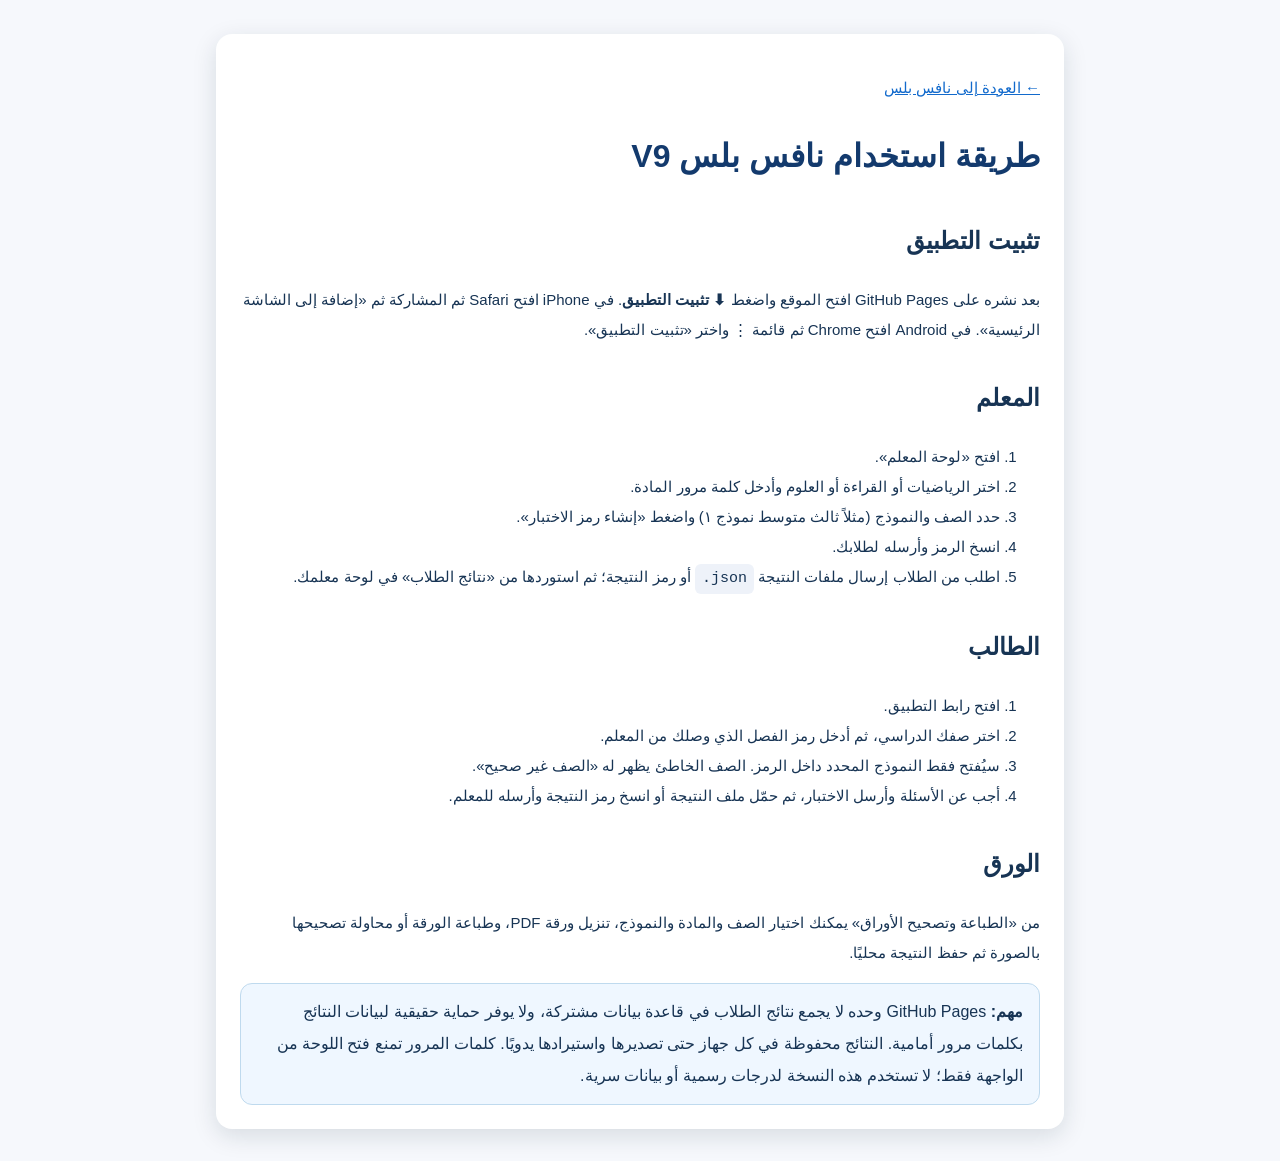
<file: help.html>
<!doctype html><html lang="ar" dir="rtl"><head><meta charset="utf-8"><meta name="viewport" content="width=device-width,initial-scale=1"><meta name="theme-color" content="#10234b"><link rel="manifest" href="./manifest.webmanifest"><title>مساعدة نافس بلس</title><style>body{font-family:Tahoma,Arial,sans-serif;background:#f6f8fc;color:#173454;line-height:2;margin:0}main{max-width:800px;margin:34px auto;padding:24px;background:#fff;border-radius:16px;box-shadow:0 7px 24px #1232}a{color:#126acc}h1{color:#133a6d}h2{margin-top:29px}p,li{font-size:15px}.note{padding:12px 16px;background:#eff7ff;border:1px solid #bfdaee;border-radius:12px}button{background:#19b39d;color:#fff;padding:12px;border:0;border-radius:9px;cursor:pointer}code{direction:ltr;display:inline-block;background:#eef2f9;padding:0 7px;border-radius:6px}</style></head><body><main><p><a href="./index.html">← العودة إلى نافس بلس</a></p><h1>طريقة استخدام نافس بلس V9</h1><h2>تثبيت التطبيق</h2><p>بعد نشره على GitHub Pages افتح الموقع واضغط <b>⬇ تثبيت التطبيق</b>. في iPhone افتح Safari ثم المشاركة ثم «إضافة إلى الشاشة الرئيسية». في Android افتح Chrome ثم قائمة ⋮ واختر «تثبيت التطبيق».</p><h2>المعلم</h2><ol><li>افتح «لوحة المعلم».</li><li>اختر الرياضيات أو القراءة أو العلوم وأدخل كلمة مرور المادة.</li><li>حدد الصف والنموذج (مثلاً ثالث متوسط نموذج ١) واضغط «إنشاء رمز الاختبار».</li><li>انسخ الرمز وأرسله لطلابك.</li><li>اطلب من الطلاب إرسال ملفات النتيجة <code>.json</code> أو رمز النتيجة؛ ثم استوردها من «نتائج الطلاب» في لوحة معلمك.</li></ol><h2>الطالب</h2><ol><li>افتح رابط التطبيق.</li><li>اختر صفك الدراسي، ثم أدخل رمز الفصل الذي وصلك من المعلم.</li><li>سيُفتح فقط النموذج المحدد داخل الرمز. الصف الخاطئ يظهر له «الصف غير صحيح».</li><li>أجب عن الأسئلة وأرسل الاختبار، ثم حمّل ملف النتيجة أو انسخ رمز النتيجة وأرسله للمعلم.</li></ol><h2>الورق</h2><p>من «الطباعة وتصحيح الأوراق» يمكنك اختيار الصف والمادة والنموذج، تنزيل ورقة PDF، وطباعة الورقة أو محاولة تصحيحها بالصورة ثم حفظ النتيجة محليًا.</p><div class="note"><b>مهم:</b> GitHub Pages وحده لا يجمع نتائج الطلاب في قاعدة بيانات مشتركة، ولا يوفر حماية حقيقية لبيانات النتائج بكلمات مرور أمامية. النتائج محفوظة في كل جهاز حتى تصديرها واستيرادها يدويًا. كلمات المرور تمنع فتح اللوحة من الواجهة فقط؛ لا تستخدم هذه النسخة لدرجات رسمية أو بيانات سرية.</div></main><script defer src="./install.js"></script></body></html>
</file>
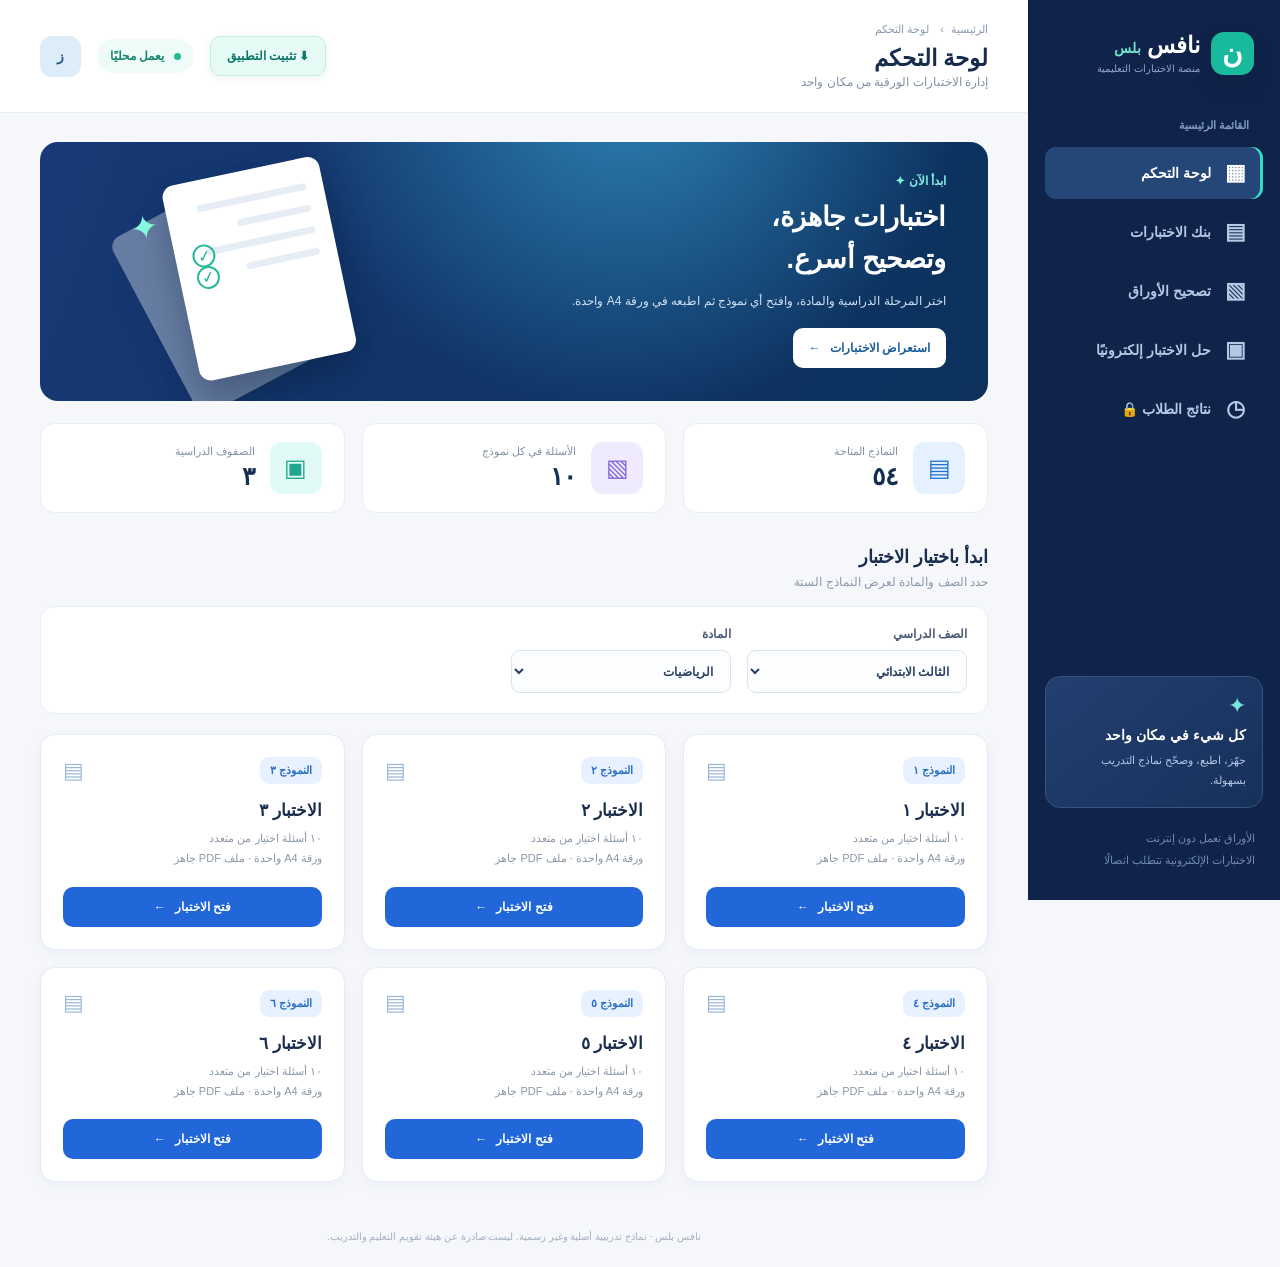
<file: paper.html>
<!doctype html>
<html lang="ar" dir="rtl">
<head>
  <meta charset="utf-8">
  <meta name="viewport" content="width=device-width,initial-scale=1">
  <meta name="theme-color" content="#10234b">
  <link rel="manifest" href="./manifest.webmanifest"><link rel="icon" type="image/png" href="./icons/favicon.png">
  <link rel="apple-touch-icon" href="./icons/apple-touch-icon.png">
  <meta name="apple-mobile-web-app-capable" content="yes">
  <meta name="apple-mobile-web-app-status-bar-style" content="default">
  <meta name="apple-mobile-web-app-title" content="نافس بلس">
  <title>نافس بلس | منصة نماذج الاختبارات</title>
  <style>
:root{font-family:Tahoma,Arial,"Noto Sans Arabic",sans-serif;color:#1a2d4d;background:#f5f7fb;font-size:14px}*{box-sizing:border-box}body{margin:0}button,input,select{font:inherit}button,a{cursor:pointer}button{border:0}a{text-decoration:none}h1,h2,h3,p{margin-top:0}.hidden{display:none!important}.app-layout{min-height:100vh;display:flex}.sidebar{width:252px;flex:none;background:#10234b;color:#d3e2f7;min-height:100vh;padding:29px 17px;display:flex;flex-direction:column;position:sticky;top:0;height:100vh}.brand{display:flex;align-items:center;gap:11px;padding:3px 9px 29px}.brand-mark{display:grid;place-items:center;width:43px;height:43px;border-radius:13px;background:#18b99c;color:#fff;font-size:28px;font-weight:bold;box-shadow:0 12px 22px #0819365c}.brand-name{font-size:23px;color:#fff;font-weight:800}.brand-name span{color:#6ee6cf;font-size:14px}.brand small{color:#91a8c9;font-size:10px}.nav-title{color:#819abf;font-size:11px;font-weight:700;margin:15px 14px}.nav-list{display:grid;gap:7px}.nav-item{width:100%;text-align:right;display:flex;align-items:center;gap:12px;border-radius:11px;background:transparent;color:#b5c8e3;padding:13px 15px;font-weight:700}.nav-item:hover{background:#1b3466}.nav-item.selected{background:#244777;color:white;box-shadow:inset -3px 0 #33dcc3}.nav-icon{font-size:22px;width:25px;text-align:center;font-family:Arial}.sidebar-note{margin-top:auto;border:1px solid #37547d;border-radius:15px;padding:16px;background:linear-gradient(140deg,#233f70,#17315b)}.sidebar-note-icon{font-size:22px;color:#79e6db}.sidebar-note strong{color:#fff;display:block;margin:8px 0}.sidebar-note p{font-size:11px;color:#b3c7e7;line-height:1.8;margin:0}.sidebar-bottom{font-size:11px;color:#708bab;line-height:2;padding:19px 8px 0}.workspace{flex:1;min-width:0}.app-header{height:113px;background:white;border-bottom:1px solid #e8edf5;display:flex;align-items:center;justify-content:space-between;padding:18px 40px;gap:20px}.breadcrumbs{color:#8998af;font-size:11px;margin-bottom:9px}.breadcrumbs span{margin:0 4px}.app-header h1{font-size:23px;font-weight:800;margin:0 0 3px;color:#172b4d}.header-sub{font-size:12px;color:#8290a7;margin:0}.header-right{display:flex;gap:16px;align-items:center}.offline-chip{background:#effbf7;color:#198773;padding:10px 13px;border-radius:20px;font-size:12px;font-weight:700}.green-dot{width:7px;height:7px;border-radius:100%;display:inline-block;background:#20b996;margin-left:6px}.user-circle{width:41px;height:41px;border-radius:12px;background:#dcecf8;color:#27578c;font-weight:900}.main-content{padding:29px 40px;max-width:1440px;margin:auto;min-height:calc(100vh - 165px)}.welcome-banner{display:flex;justify-content:space-between;overflow:hidden;position:relative;color:white;padding:32px 42px;border-radius:18px;background:radial-gradient(circle at 62% -25%,#2d83b5 0,transparent 50%),linear-gradient(110deg,#173975,#0b315c);min-height:259px}.eyebrow{font-weight:bold;color:#85ede0;margin-bottom:9px;font-size:12px}.welcome-banner h2{font-size:27px;line-height:1.55;letter-spacing:-.3px;margin:0 0 8px}.welcome-banner p{max-width:420px;color:#d1e2f6;font-size:12px;line-height:2;margin:0 0 15px}.banner-art{position:absolute;left:11%;top:27px;width:235px;height:225px;transform:rotate(-12deg)}.paper-illustration{position:absolute;width:160px;height:199px;background:#fff;border-radius:12px;box-shadow:0 18px 35px #07193355}.p-back{left:0;top:16px;transform:rotate(-16deg);opacity:.35}.p-front{left:38px;top:0;padding:25px 17px}.fake-line{height:7px;width:75px;background:#e7edf5;margin-bottom:15px;border-radius:7px}.fake-line.long{width:112px}.fake-circle{width:23px;height:23px;border-radius:50%;border:2px solid #26b99a;color:#25b399;font-size:16px;display:grid;place-items:center;float:left;margin-top:-5px}.sparkle{position:absolute;left:0;top:15px;font-size:34px;color:#87f8df}.btn{min-height:40px;display:inline-flex;align-items:center;justify-content:center;gap:9px;border-radius:10px;padding:10px 16px;font-weight:750;font-size:12px;transition:transform .12s,box-shadow .12s;white-space:nowrap}.btn:hover{transform:translateY(-1px);box-shadow:0 6px 14px #13346622}.primary-btn{background:#2167d9;color:#fff}.teal-btn{background:#dff9f5;color:#088f7c}.white-btn{background:white;color:#1c5d9c}.outline-btn{border:1px solid #d9e5f3;background:white;color:#376088}.text-btn{background:transparent;color:#396baa;font-weight:bold;padding:10px}.full-width{width:100%}.stats{display:grid;grid-template-columns:repeat(3,minmax(0,1fr));gap:17px;margin:22px 0 33px}.stat{display:flex;align-items:center;gap:15px;border:1px solid #e9edf5;background:white;padding:18px 22px;border-radius:14px}.stat-icon{display:grid;place-items:center;border-radius:12px;font-size:24px;width:52px;height:52px;flex:none}.stat-icon.blue{background:#e5f1ff;color:#2273d7}.stat-icon.purple{background:#f0eaff;color:#8366d9}.stat-icon.green{background:#e2faf5;color:#20a78d}.stat small{display:block;color:#8291a6;font-size:11px}.stat strong{display:block;font-size:25px;color:#152f54;margin-top:4px}.section-head{display:flex;align-items:center;justify-content:space-between;gap:16px;margin:0 0 17px}.section-head h2{font-size:18px;margin:0 0 7px}.section-head p{font-size:12px;color:#8b98ab;margin:0}.tag{font-weight:bold;border-radius:20px;padding:9px 13px;font-size:11px;display:inline-block}.tag-blue{background:#e6f0fd;color:#3269b1}.tag-green{background:#e4f7ee;color:#148c67}.selectors{display:flex;flex-wrap:wrap;gap:16px;background:white;border-radius:14px;padding:20px;border:1px solid #e8edf6;margin-bottom:20px}.selectors label{display:grid;gap:9px;min-width:220px;color:#4c5b75;font-weight:800;font-size:12px}.selectors select,.grade-config select,.student-name input{height:43px;outline:none;border-radius:9px;background:#fbfdff;padding:0 13px;border:1px solid #dae4f1;color:#294063}.selectors select:focus,.grade-config select:focus,.student-name input:focus{border-color:#3980dc;box-shadow:0 0 0 3px #2977db18}.exam-grid{display:grid;grid-template-columns:repeat(3,minmax(0,1fr));gap:17px}.exam-card{background:white;border:1px solid #e4ebf4;border-radius:15px;padding:22px;box-shadow:0 4px 16px #1a35500a;transition:border-color .2s,transform .2s}.exam-card:hover{border-color:#9abbe8;transform:translateY(-2px)}.exam-card-top{display:flex;align-items:center;justify-content:space-between}.exam-number{font-weight:800;background:#e8f1ff;color:#2b70c4;border-radius:9px;padding:7px 10px;font-size:11px}.exam-card-icon{font-size:22px;color:#9cb9db}.exam-card h3{margin:16px 0 7px;font-size:17px}.exam-card p{color:#8b97a8;font-size:11px;line-height:1.85;margin:0 0 18px}.exam-card .btn{width:100%}.detail-toolbar{display:flex;justify-content:space-between;align-items:center;margin:0 0 18px}.detail-intro{background:white;border:1px solid #e6ecf4;border-radius:14px;padding:21px 25px;display:flex;align-items:center;justify-content:space-between;gap:15px}.detail-intro h2{font-size:18px;margin-bottom:7px}.detail-intro p{margin:0;color:#8b97ab;font-size:12px}.detail-actions{display:flex;flex-wrap:wrap;gap:8px}.paper-scroll{overflow-x:auto;padding:26px 4px}.exam-sheet{width:210mm;height:297mm;background:white;box-shadow:0 14px 42px #122a4b1e;margin:0 auto;flex:none;color:#182e4b;font-family:Tahoma,Arial,"Noto Sans Arabic",sans-serif;font-size:10.5pt;direction:rtl;position:relative;overflow:hidden;padding:11mm 14mm 9mm}.sheet-topline{display:flex;justify-content:space-between;align-items:center;height:11mm;border-bottom:1px solid #c6d6e2;color:#657a8c;font-size:8pt}.sheet-logo{font-weight:900;color:#153f73;font-size:14pt}.sheet-logo i{font-style:normal;color:#20ae95}.sheet-head{text-align:center;height:37mm;padding:3mm 0 1.5mm}.sheet-head h2{font-size:16pt;margin:0 0 2mm}.sheet-head p{font-size:9pt;color:#547086;margin:0}.sheet-data{display:flex;justify-content:space-between;gap:6mm;font-size:9pt;margin-top:4mm;color:#29435b}.sheet-instr{background:#f4f8fc;border:1px solid #dde8f0;border-radius:5px;padding:2.3mm 3mm;font-size:8.7pt;height:10mm;display:flex;align-items:center;margin-bottom:1.5mm}.questions-list{height:201mm;display:grid;grid-template-rows:repeat(10,minmax(0,1fr))}.question-line{min-height:0;padding:1.15mm 1mm;border-bottom:1px dashed #d9e1e8;display:flex;flex-direction:column;justify-content:center;gap:1.9mm}.question-text{font-weight:700;font-size:9.7pt;line-height:1.45;white-space:normal}.opt-list{display:grid;grid-template-columns:repeat(4,minmax(0,1fr));gap:2.1mm;align-items:start}.opt{display:flex;align-items:flex-start;gap:1.6mm;min-width:0;font-size:8.3pt;line-height:1.4;color:#344c61}.opt .label-text{overflow-wrap:anywhere}.bubble{width:4.4mm;height:4.4mm;border:1.25px solid #263e53;border-radius:50%;display:inline-block;flex:none;background:#fff}.sheet-end{height:13mm;display:flex;align-items:center;justify-content:space-between;font-size:8.5pt;color:#71849b}.sheet-code{font-family:Arial,sans-serif;letter-spacing:.4px;direction:ltr}.hint-card{display:flex;align-items:center;gap:13px;border:1px solid #cbe5ea;background:#eefbfa;border-radius:12px;padding:17px 20px;color:#386d75;line-height:1.8;font-size:12px}.hint-card strong{color:#166b71;white-space:nowrap}.grade-panel{background:white;border:1px solid #e7edf5;border-radius:16px;padding:23px;margin-bottom:20px}.grade-config{display:grid;grid-template-columns:repeat(3,minmax(0,1fr));gap:15px}.grade-config label,.student-name{display:grid;gap:9px;color:#506781;font-size:12px;font-weight:800}.student-name{max-width:440px;margin:20px 0}.student-name span{color:#a1acbb;font-size:10px;font-weight:normal}.drop-area{border:2px dashed #bfd1e6;background:#f9fbff;border-radius:14px;display:grid;place-items:center;text-align:center;padding:33px 18px}.drop-area.drag-over{background:#ecf9f7;border-color:#29b89f}.drop-icon{display:grid;place-items:center;width:57px;height:57px;background:#e7f1ff;color:#477bc2;font-size:31px;border-radius:13px;margin-bottom:14px}.drop-area strong{font-size:16px}.drop-area p{font-size:12px;color:#8c9bac;margin:10px 0 17px}.button-row{display:flex;align-items:center;gap:10px;justify-content:center;flex-wrap:wrap}.sr-input{position:absolute;width:1px;height:1px;opacity:0;overflow:hidden}.scan-layout{display:grid;grid-template-columns:minmax(0,1.3fr) minmax(240px,.7fr);gap:20px;margin:25px 0}.scan-photo{border:1px solid #e5ebf4;border-radius:13px;padding:12px;min-width:0}.scan-photo-top{display:flex;align-items:center;justify-content:space-between;padding:4px 7px 10px}.scan-photo canvas{display:block;width:100%;height:auto;cursor:crosshair;border-radius:7px;border:1px solid #d7e0eb;max-height:none;object-fit:fill}.scan-steps{border:1px solid #dfe9f4;background:#f8fbfe;border-radius:13px;padding:19px}.step-count{font-size:11px;color:#2167d9;font-weight:800}.scan-steps h3{font-size:17px;margin:12px 0}.scan-steps p{font-size:12px;color:#688098;line-height:1.9}.corner-guide{display:grid;gap:10px;margin:15px 0}.corner-guide span{background:white;border:1px solid #e5ecf4;border-radius:8px;padding:9px 12px;font-size:12px}.scan-steps .muted{font-size:11px}.small-message{color:#637f98;font-size:11px;margin-top:14px;text-align:center}.review-head{display:flex;justify-content:space-between;align-items:center;margin:24px 0 15px}.review-head h3{font-size:17px;margin-bottom:6px}.review-head p{font-size:12px;color:#8094ab;margin:0}.score-box{background:#e5faf4;color:#0d866d;border-radius:12px;font-size:21px;font-weight:900;padding:15px 22px;direction:ltr}.review-grid{display:grid;grid-template-columns:repeat(2,minmax(0,1fr));gap:12px}.review-item{border:1px solid #e6edf4;padding:15px;border-radius:10px}.review-item-head{display:flex;justify-content:space-between;align-items:center;gap:9px;font-size:12px;font-weight:800}.mark-chip{font-size:10px;padding:5px 8px;border-radius:7px;background:#f1f5f9;color:#667c91}.mark-chip.correct{background:#dff9ed;color:#00895b}.mark-chip.incorrect{background:#ffede8;color:#c65b3a}.answer-choices{display:flex;flex-wrap:wrap;gap:6px;margin:12px 0 8px}.answer-choices button{border:1px solid #e0e7f0;border-radius:8px;background:#f9fbff;padding:6px 10px;color:#4c6584;min-width:40px}.answer-choices button.picked{background:#dfeeff;border-color:#2582db;color:#185bad;font-weight:bold}.answer-key-note{font-size:10px;color:#8a9daf}.review-footer{display:flex;justify-content:space-between;align-items:center;gap:10px;margin-top:17px;flex-wrap:wrap}.muted{color:#91a1b4;font-size:12px}.history-box{background:white;border:1px solid #e9edf5;border-radius:14px;min-height:230px;padding:23px;overflow:auto}.empty-state{display:grid;place-items:center;text-align:center;min-height:180px;color:#869bb2;gap:7px}.empty-state strong{color:#426182;font-size:16px}.result-table{border-collapse:collapse;width:100%;font-size:12px}.result-table th,.result-table td{text-align:right;padding:12px;border-bottom:1px solid #eef1f6;white-space:nowrap}.result-table th{color:#6a829e;background:#f6f9fc}.result-table td{color:#344761}.app-footer{font-size:10px;color:#a5b0c0;text-align:center;padding:20px 12px 25px}.toast{position:fixed;left:25px;bottom:25px;background:#12365e;color:white;border-radius:11px;padding:12px 18px;box-shadow:0 8px 24px #071d4555;font-size:12px;max-width:400px;transform:translateY(130px);opacity:0;transition:opacity .2s,transform .2s;z-index:100}.toast.show{transform:translateY(0);opacity:1}#printRoot{display:none}#measureBox{position:absolute;top:-3000px;left:-3000px;visibility:hidden;pointer-events:none}#measureBox .exam-sheet{box-shadow:none}
@media(max-width:1150px){.sidebar{width:210px}.main-content{padding:25px}.app-header{padding:19px 25px}.exam-grid{grid-template-columns:repeat(2,minmax(0,1fr))}.banner-art{left:5%}.detail-intro{display:block}.detail-actions{margin-top:18px}}
@media(max-width:740px){.app-layout{display:block}.sidebar{height:auto;min-height:0;width:100%;position:static;padding:10px 14px;display:block}.brand{padding:5px 0 10px}.brand-mark{width:36px;height:36px}.brand-name{font-size:19px}.nav-title,.sidebar-note,.sidebar-bottom{display:none}.nav-list{display:flex;gap:3px;overflow-x:auto}.nav-item{white-space:nowrap;width:auto;padding:10px;font-size:11px}.nav-icon{font-size:16px;width:auto}.app-header{height:auto;padding:15px 18px}.app-header h1{font-size:19px}.header-sub{display:none}.main-content{padding:16px}.header-right{gap:4px}.offline-chip{display:none}.welcome-banner{padding:22px;min-height:230px}.welcome-banner h2{font-size:23px}.banner-art{opacity:.18;left:-20px}.stats{grid-template-columns:repeat(3,minmax(0,1fr));gap:6px;margin:12px 0 24px}.stat{padding:11px 8px;gap:7px}.stat-icon{display:none}.stat small{font-size:9px}.stat strong{font-size:20px}.exam-grid,.review-grid{grid-template-columns:1fr}.selectors{display:grid}.selectors label{min-width:0}.grade-config{grid-template-columns:1fr}.scan-layout{grid-template-columns:1fr}.detail-actions{gap:6px}.detail-actions .btn{padding:9px;font-size:11px}.paper-scroll{padding:10px 0}.exam-sheet{margin:0;transform-origin:top right}.hint-card{display:block}.hint-card strong{display:block;margin-bottom:5px}}
@page{size:A4;margin:0}
@media print{
  html,body{margin:0!important;padding:0!important;background:white!important;-webkit-print-color-adjust:exact;print-color-adjust:exact}
  .app-layout,#measureBox,.toast{display:none!important}
  #printRoot{display:block!important;margin:0!important;padding:0!important;position:absolute!important;top:0;left:0;width:210mm;height:297mm}
  #printRoot .exam-sheet{display:block!important;position:static!important;margin:0!important;box-shadow:none!important;transform:none!important;width:210mm!important;height:297mm!important;overflow:hidden!important}
}


/* Install prompt and mobile platform instructions. */
.install-btn{background:#e7fbf6;color:#0a756b;border:1px solid #beece3;box-shadow:0 2px 10px #2c696a14}
.install-btn[hidden],.install-panel[hidden]{display:none!important}
.install-panel{position:fixed;inset:0;background:rgba(8,22,46,.50);z-index:5000;display:flex;justify-content:center;align-items:center;padding:18px}
.install-dialog{background:#fff;color:#193351;width:min(100%,480px);border-radius:20px;padding:27px 26px 24px;box-shadow:0 24px 90px #0a1e3650;line-height:1.85}
.install-dialog h2{font-size:22px;margin:0 0 7px}
.install-dialog p{font-size:14px;line-height:2;color:#536983;margin:0 0 19px}
.install-dialog .btn{min-width:120px}
@media(max-width:740px){.app-header .header-right{gap:8px}.install-btn{padding:8px 10px;font-size:11px;min-height:35px}.install-dialog{padding:22px}}

/* V3 automatic optical mark scanner */
.scan-photo canvas{cursor:default;max-height:74vh;object-fit:contain;background:#edf2f8}
.auto-scan-guide{display:grid;gap:9px;margin:18px 0;padding:14px;background:#fff;border:1px solid #dce7f3;border-radius:12px;font-size:11px;color:#557087;line-height:1.65}
.auto-scan-guide strong{color:#193c61;font-size:12px}
.auto-scan-guide span::before{content:"✓";color:#13a889;font-weight:900;margin-left:8px}
#scanStatus{line-height:1.85;font-size:12px;background:#fff;border:1px solid #e2eaf3;border-radius:10px;padding:12px;color:#285271}
#manualReview{margin-top:9px}

</style>
</head>
<body>
<div class="app-layout">
  <aside class="sidebar" id="sidebar">
    <div class="brand"><div class="brand-mark">ن</div><div><div class="brand-name">نافس <span>بلس</span></div><small>منصة الاختبارات التعليمية</small></div></div>
    <div class="nav-title">القائمة الرئيسية</div>
    <nav class="nav-list" aria-label="القائمة الرئيسية">
      <button class="nav-item selected" data-view="home"><span class="nav-icon">▦</span> لوحة التحكم</button>
      <button class="nav-item" data-view="exams"><span class="nav-icon">▤</span> بنك الاختبارات</button>
      <button class="nav-item" data-view="grading"><span class="nav-icon">▧</span> تصحيح الأوراق</button>
      <a class="nav-item" href="./index.html"><span class="nav-icon">▣</span> حل الاختبار إلكترونيًا</a>
      <a class="nav-item" href="./index.html?role=teacher"><span class="nav-icon">◷</span> نتائج الطلاب 🔒</a>
    </nav>
    <div class="sidebar-note"><div class="sidebar-note-icon">✦</div><strong>كل شيء في مكان واحد</strong><p>جهّز، اطبع، وصحّح نماذج التدريب بسهولة.</p></div>
    <div class="sidebar-bottom">الأوراق تعمل دون إنترنت<br>الاختبارات الإلكترونية تتطلب اتصالًا</div>
  </aside>

  <div class="workspace">
    <header class="app-header">
      <div><div class="breadcrumbs">الرئيسية <span>›</span> <span id="crumb">لوحة التحكم</span></div><h1 id="pageTitle">لوحة التحكم</h1><p class="header-sub" id="headerSub">إدارة الاختبارات الورقية من مكان واحد</p></div>
      <div class="header-right"><button id="installAppBtn" type="button" class="btn install-btn">⬇ تثبيت التطبيق</button><span class="offline-chip"><span class="green-dot"></span> يعمل محليًا</span><button class="user-circle" title="وضع الزائر" aria-label="وضع الزائر">ز</button></div>
    </header>

    <main class="main-content">
      <section id="view-home" class="view">
        <div class="welcome-banner"><div><div class="eyebrow">ابدأ الآن ✦</div><h2>اختبارات جاهزة،<br> وتصحيح أسرع.</h2><p>اختر المرحلة الدراسية والمادة، وافتح أي نموذج ثم اطبعه في ورقة A4 واحدة.</p><button id="welcomeStart" class="btn white-btn">استعراض الاختبارات <span>←</span></button></div><div class="banner-art" aria-hidden="true"><div class="paper-illustration p-back"></div><div class="paper-illustration p-front"><div class="fake-line long"></div><div class="fake-line"></div><div class="fake-circle">✓</div><div class="fake-line long"></div><div class="fake-circle">✓</div><div class="fake-line"></div></div><div class="sparkle">✦</div></div></div>
        <div class="stats"><div class="stat"><span class="stat-icon blue">▤</span><div><small>النماذج المتاحة</small><strong>٥٤</strong></div></div><div class="stat"><span class="stat-icon purple">▧</span><div><small>الأسئلة في كل نموذج</small><strong>١٠</strong></div></div><div class="stat"><span class="stat-icon green">▣</span><div><small>الصفوف الدراسية</small><strong>٣</strong></div></div></div>
        <div class="section-head"><div><h2>ابدأ باختيار الاختبار</h2><p>حدد الصف والمادة لعرض النماذج الستة</p></div></div>
        <div id="homeSelectors" class="selectors"></div>
        <div id="homeCards" class="exam-grid"></div>
      </section>

      <section id="view-exams" class="view hidden">
        <div class="section-head"><div><h2>بنك الاختبارات</h2><p>تصفّح النماذج التدريبية حسب الصف والمادة</p></div><span class="tag tag-blue">٦ نماذج لكل مادة</span></div>
        <div id="examSelectors" class="selectors"></div>
        <div id="examCards" class="exam-grid"></div>
      </section>

      <section id="view-detail" class="view hidden">
        <div class="detail-toolbar"><button class="text-btn" id="backToExams">→ رجوع للنماذج</button><span class="tag tag-blue" id="examBreadcrumb"></span></div>
        <div class="detail-intro"><div><h2 id="detailTitle">معاينة ورقة الاختبار</h2><p>ورقة واحدة بحجم A4 ومخصصة للتظليل والتصحيح من الصورة.</p></div><div class="detail-actions"><button id="printBtn" class="btn outline-btn">🖨 طباعة</button><a id="downloadBtn" class="btn primary-btn" href="#" download>↓ حفظ PDF</a><button id="gradeThisBtn" class="btn teal-btn">▧ تصحيح ورقة</button><a id="takeOnlineBtn" class="btn primary-btn" href="./index.html">▣ حل إلكتروني</a></div></div>
        <div class="paper-scroll"><div id="examSheet" class="exam-sheet"></div></div>
        <div class="hint-card"><strong>نصيحة قبل التصحيح</strong><span>اطبع الورقة بحجم A4 (المقياس ١٠٠٪)، واطلب من الطالب تظليل دائرة واحدة لكل سؤال بالقلم الداكن.</span></div>
      </section>

      <section id="view-grading" class="view hidden">
        <div class="section-head"><div><h2>تصحيح ورقة الطالب</h2><p>ارفع صورة واضحة لورقة الاختبار وسيحاول النظام قراءة الإجابات تلقائيًا بدون تحديد الزوايا.</p></div><span class="tag tag-green">معالجة داخل جهازك</span></div>
        <div class="grade-panel">
          <div class="grade-config"><label>الصف الدراسي<select id="scanGrade"></select></label><label>المادة<select id="scanSubject"></select></label><label>رقم النموذج<select id="scanExam"></select></label></div>
          <label class="student-name">اسم الطالب <span>(اختياري)</span><input id="studentName" type="text" autocomplete="off" placeholder="اكتب اسم الطالب"></label>
          <div class="drop-area" id="dropZone"><div class="drop-icon">▧</div><strong>اختر صورة ورقة الطالب</strong><p>صوّر الورقة كاملة وسنقرأ الدوائر تلقائيًا — بلا تحديد زوايا</p><div class="button-row"><label for="imageInput" class="btn primary-btn upload-action">↑ رفع صورة</label><button id="manualBtn" class="btn outline-btn">تصحيح يدوي</button></div><input id="imageInput" type="file" accept="image/*" class="sr-input"></div>
          <div id="scanWorkspace" class="hidden"><div class="scan-layout"><div class="scan-photo"><div class="scan-photo-top"><strong>معاينة الصورة</strong><span class="tag tag-green">كشف الورقة تلقائيًا</span></div><canvas id="photoCanvas" aria-label="معاينة ورقة الاختبار بعد كشفها تلقائيًا"></canvas></div><div class="scan-steps"><span class="step-count">قراءة تلقائية · بدون تحديد الزوايا</span><h3>فحص الإجابات</h3><p>نبحث عن حدود الورقة ودوائر الإجابات المظللة تلقائيًا، ثم نعرض النتيجة للمراجعة.</p><div class="auto-scan-guide"><strong>لتحصل على قراءة أدق:</strong><span>ضع الورقة على سطح بلون مختلف.</span><span>صوّر الورقة بالكامل من الأعلى بشكل مستقيم.</span><span>ظلّل الدائرة بقلم داكن، وليس إشارة ✓ بجانبها.</span></div><button id="scanNow" class="btn primary-btn full-width">↻ إعادة فحص الصورة</button><button id="manualReview" class="btn outline-btn full-width">مراجعة الإجابات يدويًا</button><div id="scanStatus" class="small-message" role="status" aria-live="polite">اختر صورة لبدء التحليل التلقائي.</div></div></div></div>
          <div id="reviewPanel" class="hidden"><div class="review-head"><div><h3>مراجعة الإجابات</h3><p>تحقّق من النتائج وعدّل أي إجابة غير واضحة قبل الحفظ.</p></div><div class="score-box" id="scoreBox">٠ / ١٠</div></div><div id="reviewQuestions" class="review-grid"></div><div class="review-footer"><span id="unclearCount" class="muted"></span><div class="button-row"><button id="saveResult" class="btn primary-btn">حفظ النتيجة</button><button id="exportResult" class="btn outline-btn">تنزيل تقرير CSV</button></div></div></div>
        </div>
        <div class="hint-card"><strong>مهم</strong><span>هذه قراءة آلية لدوائر الاختيار من متعدد (OMR) وليست ذكاء اصطناعيًا لفهم الإجابات المكتوبة. لا تحفظ الدرجة قبل مراجعتها، خصوصًا عند وجود إجابات فارغة أو علامات غير واضحة.</span></div>
      </section>

      <section id="view-history" class="view hidden"><div class="section-head"><div><h2>سجل النتائج المحفوظة</h2><p>تُحفظ النتائج على هذا المتصفح فقط، ويمكن تصديرها كملف CSV.</p></div><button id="exportHistory" class="btn outline-btn">↓ تصدير السجل</button></div><div id="historyContent" class="history-box"></div></section>
    </main>
    <footer class="app-footer">نافس بلس · نماذج تدريبية أصلية وغير رسمية. ليست صادرة عن هيئة تقويم التعليم والتدريب.</footer>
  </div>
</div>
<div id="printRoot"></div>
<div id="measureBox" aria-hidden="true"><div id="measureSheet" class="exam-sheet"></div></div>
<div id="installPanel" class="install-panel" hidden role="presentation">
  <section class="install-dialog" role="dialog" aria-modal="true" aria-labelledby="installTitle">
    <h2 id="installTitle">تثبيت نافس بلس على جهازك</h2>
    <p id="installInstructions">افتح التطبيق من رابط HTTPS في متصفحك لتثبيته.</p>
    <button class="btn primary-btn" id="closeInstallPanel" type="button">حسنًا</button>
  </section>
</div>
<div id="toast" class="toast" role="status" aria-live="polite"></div>
<script>
window.NAFIS_BANK={"3":{"math":[["ما ناتج ٧ + ٨؟",["١٣","١٤","١٥","١٦"],2],["ما ناتج ٦ × ٤؟",["٢٠","٢٤","٢٨","٣٠"],1],["ما نصف العدد ٣٠؟",["١٠","١٥","٢٠","٢٥"],1],["أي الأعداد أكبر؟",["١٠٢","١٢٠","١١٢","١٠٩"],1],["ما ناتج ٤٥ - ١٩؟",["٢٤","٢٦","٢٨","٣٠"],1],["كم ضلعًا للمثلث؟",["٣","٤","٥","٦"],0],["ما العدد التالي: ٥، ١٠، ١٥، ...؟",["١٨","٢٠","٢٥","٣٠"],1],["كم دقيقة في الساعة؟",["٣٠","٤٥","٦٠","٩٠"],2],["ما ناتج ٣٦ ÷ ٦؟",["٤","٥","٦","٧"],2],["ما محيط مربع طول ضلعه ٥ سم؟",["١٠","١٥","٢٠","٢٥"],2],["ما العدد السابق للعدد ٧٠٠؟",["٦٩٩","٧٠١","٦٩٠","٧٩٩"],0],["كم عشرات في العدد ٨٠؟",["٤","٦","٨","١٠"],2],["ما ناتج ٩ × ٣؟",["٢٤","٢٧","٣٠","٣٦"],1],["أي مما يلي عدد زوجي؟",["١٧","٣٣","٤٢","٥٥"],2],["ما ناتج ١٠٠ - ٣٥؟",["٥٥","٦٥","٧٥","٨٥"],1],["ما ربع العدد ٢٠؟",["٤","٥","١٠","١٥"],1],["ما الشكل الذي له أربعة أضلاع متساوية؟",["دائرة","مثلث","مربع","مستطيل غير مربع"],2],["كم سنتيمترًا في المتر؟",["١٠","٥٠","١٠٠","١٠٠٠"],2]],"arabic":[["ما مرادف كلمة «سعيد»؟",["حزين","فرح","غاضب","متعب"],1],["ما ضد كلمة «قريب»؟",["بعيد","سريع","جميل","صغير"],0],["أي الكلمات اسم؟",["يلعب","اكتب","مدرسة","يذهب"],2],["ما جمع كلمة «كتاب»؟",["كاتب","مكتبة","كتب","كتابة"],2],["اختر الجملة الصحيحة.",["الطلاب مجتهدون","الطلاب مجتهد","الطلاب مجتهدة","الطلاب مجتهدات"],0],["أي الكلمات تدل على زمان؟",["أمام","اليوم","تحت","خلف"],1],["ما مفرد كلمة «أشجار»؟",["شجرة","شجيرات","شجرات","شجري"],0],["ما علامة نهاية السؤال؟",[".","،","؟","!"],2],["أي الكلمات فعل ماضٍ؟",["يكتب","اكتب","كتب","كاتب"],2],["ما ضد كلمة «الصدق»؟",["الأمانة","الكذب","العدل","الوفاء"],1],["ما جمع كلمة «قلم»؟",["أقلام","قلمان","مقلمة","قلمًا"],0],["أي كلمة تبدأ بحرف «م»؟",["تفاح","مدرسة","بيت","شجرة"],1],["في جملة «السماء صافية»، ما الموصوف؟",["صافية","السماء","في","لا يوجد"],1],["ما ضد كلمة «مرتفع»؟",["عالٍ","منخفض","كبير","بعيد"],1],["أي الكلمات تدل على مكان؟",["غدًا","فوق","الآن","أمس"],1],["أكمل: «ذهبَ الولدُ ... المدرسة».",["إلى","منذ","لو","بل"],0],["ما مفرد كلمة «أصدقاء»؟",["صديقة","صديق","صدقة","صادقون"],1],["أي جملة تحتوي على أسلوب استفهام؟",["الجو جميل.","ما أجمل الجو!","هل قرأت الكتاب؟","اقرأ الكتاب."],2]],"science":[["ما مصدر الضوء الطبيعي للأرض؟",["القمر","الشمس","المصباح","البطارية"],1],["أي الأعضاء يضخ الدم؟",["الرئة","القلب","المعدة","الدماغ"],1],["ما حالة الماء عند التجمد؟",["غاز","سائل","صلب","بخار"],2],["ماذا تحتاج النباتات لصنع غذائها؟",["الضوء","البلاستيك","الحديد","الرمل فقط"],0],["ما الكوكب الذي نعيش عليه؟",["المريخ","الأرض","الزهرة","زحل"],1],["أي الحواس تستخدمها الأذن؟",["البصر","الشم","السمع","اللمس"],2],["ماذا يحدث للماء عند التسخين الشديد؟",["يتبخر","يتجمد","يتحول لحجر","يختفي نهائيًا"],0],["ما وظيفة الجذور؟",["امتصاص الماء","إنتاج الصوت","الطيران","إنتاج الضوء"],0],["أي مما يلي كائن حي؟",["صخرة","قلم","شجرة","كرسي"],2],["أي المواد تنجذب للمغناطيس عادة؟",["الخشب","الحديد","الزجاج","الورق"],1],["ما العضو المستخدم للتنفس؟",["القلب","الرئتان","الكبد","المعدة"],1],["أي الحيوانات يضع البيض؟",["القطة","العصفور","الحصان","الأرنب"],1],["ما المصدر الأساسي للماء في الأنهار؟",["المطر","الرمل","الرياح","الضوء"],0],["أي المواد شفافة؟",["الخشب","الحجر","الزجاج الصافي","الحديد"],2],["ما وظيفة الهيكل العظمي؟",["الهضم","دعم الجسم","صنع الغذاء","توليد الضوء"],1],["ما الذي يجذب الأجسام نحو الأرض؟",["الحرارة","الضوء","الجاذبية","الصوت"],2],["ما التغير الذي يصنعه تبريد الماء بشدة؟",["التبخر","التجمد","الاحتراق","التكاثف فقط"],1],["أي الكواكب أقرب إلى الشمس؟",["الأرض","عطارد","المشتري","نبتون"],1]]},"6":{"math":[["ما ناتج ٣/٤ + ١/٤؟",["١/٢","١","٣/٨","٢"],1],["ما ناتج ١٢ × ١٥؟",["١٢٠","١٥٠","١٨٠","٢٠٠"],2],["كم يساوي ٢٥٪ من ٢٠٠؟",["٢٥","٤٠","٥٠","٧٥"],2],["ما مساحة مستطيل طوله ٨ وعرضه ٥ سم؟",["١٣","٢٦","٤٠","٨٠"],2],["ما ناتج ٣٫٥ + ٢٫٧؟",["٥٫٢","٦٫٢","٦٫٧","٧٫٢"],1],["ما القاسم المشترك الأكبر للعددين ١٢ و١٨؟",["٣","٦","٩","١٢"],1],["ما ناتج ١٤٤ ÷ ١٢؟",["١٠","١١","١٢","١٤"],2],["كم يساوي ٢/٥ من ٣٠؟",["٦","١٠","١٢","١٥"],2],["ما قيمة ٧²؟",["١٤","٤٢","٤٩","٧٧"],2],["إذا كان ٣س = ٢١، فما قيمة س؟",["٦","٧","٨","٩"],1],["ما متوسط الأعداد: ٤، ٦، ٨؟",["٥","٦","٧","٨"],1],["ما محيط مستطيل طوله ٩ وعرضه ٤؟",["١٣","٢٦","٣٦","٤٠"],1],["أي كسور الآتية أكبر؟",["١/٢","١/٤","١/٨","١/١٠"],0],["ما ناتج ٥ × (٦ + ٢)؟",["٣٢","٣٨","٤٠","٤٨"],2],["ما العدد التالي: ٢، ٤، ٨، ١٦، ...؟",["٢٠","٢٤","٣٠","٣٢"],3],["ما حجم مكعب طول حرفه ٣ سم؟",["٩","١٨","٢٧","٣٦"],2],["ما ناتج ٧٫٢ - ٣٫٨؟",["٣٫٤","٣٫٦","٤٫٤","٤٫٦"],0],["ما الكسر المكافئ لـ ١/٢؟",["٢/٣","٣/٦","٤/٦","٣/٤"],1]],"arabic":[["في جملة «قرأ الطالب القصة»، ما المفعول به؟",["قرأ","الطالب","القصة","لا يوجد"],2],["ما مرادف كلمة «شاسع»؟",["ضيق","واسع","قصير","قريب"],1],["ما ضد كلمة «التعاون»؟",["التآزر","التنافس","التخاذل","الاحترام"],2],["أي الجمل تتضمن فعلًا مضارعًا؟",["سافر أبي.","يسافر أبي.","سافروا.","السفر جميل."],1],["أي كلمة جمع مؤنث سالم؟",["معلمات","رجال","أطفال","كتب"],0],["ما نوع كلمة «في»؟",["اسم","فعل","حرف جر","ظرف زمان"],2],["أي الجمل استخدمت علامة التعجب استخدامًا مناسبًا؟",["أين كتابك!","ما أجمل الحديقة!","ذهبت للمدرسة!","هل أتيت!"],1],["ما مرادف كلمة «الإصرار»؟",["التردد","العزيمة","التعب","النسيان"],1],["اختر الجملة الاسمية.",["وصل القطار.","حضر المعلم.","العلم نور.","اكتب الدرس."],2],["ما نوع الفعل «استمع»؟",["ماضٍ","مضارع","أمر","اسم"],0],["ما مفرد كلمة «مصابيح»؟",["مصباح","صباح","مصباحون","مصابيح"],0],["أي الكلمات كتبت همزتها على ألف؟",["إيمان","سؤال","بئر","شيء"],0],["في «المطر غزير»، ما الخبر؟",["المطر","غزير","ال","لا يوجد"],1],["ما ضد كلمة «النادر»؟",["القليل","المألوف","الغريب","المفقود"],1],["أي الجمل فيها أسلوب نهي؟",["لا تهمل واجبك.","اجتهد في درسك.","هل فهمت؟","ليتني أنجح."],0],["ما جمع كلمة «مدينة»؟",["مدينتان","مدن","مديني","مدينة"],1],["ما مرادف كلمة «يتأمل»؟",["ينظر بتفكر","يجري","يصرخ","ينام"],0],["أي كلمة تدل على اسم مكان؟",["مكتبة","مكتوب","كتب","يكتب"],0]],"science":[["ما وحدة قياس القوة؟",["المتر","النيوتن","الواط","اللتر"],1],["ما العضية التي تنتج معظم طاقة الخلية؟",["النواة","الميتوكوندريا","الجدار الخلوي","الفجوة"],1],["ما التغير الذي يعد تفاعلًا كيميائيًا؟",["انصهار الثلج","تبخر الماء","صدأ الحديد","قطع الورق"],2],["ما الغاز الذي تحتاجه النباتات للبناء الضوئي؟",["الأكسجين","النيتروجين","ثاني أكسيد الكربون","الهيليوم"],2],["ما الكوكب المعروف بحلقاته الواضحة؟",["الزهرة","زحل","عطارد","الأرض"],1],["أي مما يلي موصل جيد للكهرباء؟",["الخشب","النحاس","البلاستيك","الزجاج"],1],["أي أجهزة الجسم ينقل الأكسجين والغذاء؟",["الدوري","الهيكلي","العصبي","الجلدي"],0],["ما وظيفة الأوراق في النبات؟",["امتصاص التربة","صنع الغذاء","تثبيت النبات","حماية الجذور"],1],["ماذا ينتج عن دوران الأرض حول محورها؟",["الفصول","الليل والنهار","المد والجزر فقط","السنة"],1],["ما الحالة التي تأخذ شكل الوعاء وحجمًا ثابتًا؟",["الصلبة","السائلة","الغازية","البلازما"],1],["ما العضو الذي ينقي الدم ويكون البول؟",["الكليتان","الرئتان","القلب","المعدة"],0],["ما اسم تحول بخار الماء إلى قطرات؟",["التبخر","التكاثف","الانصهار","التجمد"],1],["ما القوة التي تعارض حركة الأجسام المتلامسة؟",["الجاذبية","المغناطيسية","الاحتكاك","الدفع فقط"],2],["ما الجزء المسؤول عن التحكم في أنشطة الخلية؟",["النواة","الغشاء فقط","السيتوبلازم","الجدار"],0],["أي مصادر الطاقة متجدد؟",["الفحم","النفط","الرياح","الغاز الطبيعي"],2],["ما نوع العلاقة بين النحلة والزهرة غالبًا؟",["تطفل","تبادل منفعة","افتراس","تنافس فقط"],1],["ما وحدة قياس الكتلة؟",["الثانية","الكيلوجرام","المتر","اللتر"],1],["أي طبقات الأرض هي الطبقة الخارجية الصلبة؟",["اللب","الوشاح","القشرة","الغلاف الجوي"],2]]},"9":{"math":[["إذا كان ٢س + ٥ = ١٧، فما قيمة س؟",["٥","٦","٧","٨"],1],["ما ناتج (٣² + ٤²)؟",["١٢","١٨","٢٥","٤٩"],2],["ما ميل المستقيم المار بـ (٠،٠) و(٢،٦)؟",["٢","٣","٤","٦"],1],["إذا كان ٥س = ٤٠، فما قيمة س؟",["٦","٧","٨","٩"],2],["حل المعادلة س - ٩ = ١٣.",["٤","١٨","٢٢","٢٤"],2],["ما الجذر التربيعي للعدد ١٤٤؟",["١٠","١١","١٢","١٤"],2],["أي الأعداد غير نسبي؟",["١/٢","√٢","٠٫٧٥","٣"],1],["ما ناتج ٢³ × ٢²؟",["١٦","٢٤","٣٢","٦٤"],2],["إذا كان ص = ٣س + ٢، فما ص عندما س = ٤؟",["١٠","١٢","١٤","١٦"],2],["ما مساحة مثلث قاعدته ١٠ وارتفاعه ٦؟",["١٦","٣٠","٦٠","١٢٠"],1],["ما احتمال ظهور عدد زوجي عند رمي نرد عادل؟",["١/٦","١/٣","١/٢","٢/٣"],2],["ما قيمة |−٧|؟",["−٧","٠","٧","١٤"],2],["حل المتباينة س + ٣ > ٨.",["س > ٥","س < ٥","س > ١١","س < ١١"],0],["ما ناتج (س + ٢)(س + ٣)؟",["س² + ٥س + ٦","س² + ٦","س² + س + ٥","س² + ٦س + ٥"],0],["إذا تضاعف نصف قطر دائرة، فبكم تتضاعف المساحة؟",["مرتين","٣ مرات","٤ مرات","٨ مرات"],2],["ما ناتج ٠٫٢٥ × ٨٠؟",["١٠","١٥","٢٠","٢٥"],2],["ما العدد الذي يحقق ٣(س - ٢)=١٢؟",["٤","٥","٦","٨"],2],["ما متوسط القيم: ٥، ٧، ٩، ١١؟",["٧","٨","٩","١٠"],1]],"arabic":[["ما نوع الأسلوب في «لا تهمل واجبك»؟",["أمر","نهي","تعجب","نداء"],1],["أي الجمل تحتوي على مفعول مطلق؟",["نجح الطالب.","سار الرجل سيرًا سريعًا.","في البيت ضيف.","السماء صافية."],1],["ما معنى كلمة «تجلّى» في «تجلّى الحق»؟",["اختفى","ظهر","تأخر","ضعف"],1],["ما إعراب «المعلمُ» في «حضر المعلمُ»؟",["مفعول به","فاعل مرفوع","مبتدأ","خبر"],1],["اختر التعبير الأكثر ترابطًا.",["أحب القراءة لأنها توسع المعرفة.","أحب القراءة رغم أن.","أحب القراءة لكن لأن.","أحب القراءة ثم لأن."],0],["ما ضد كلمة «الازدهار»؟",["التقدم","النمو","التدهور","النجاح"],2],["أي الكلمات اسم فاعل؟",["مكتوب","كاتب","مكتب","كتاب"],1],["ما الغرض من الفكرة الرئيسة في النص؟",["شرح تفصيل صغير","تحديد الموضوع العام","ذكر مثال واحد","إعادة العنوان فقط"],1],["أي الجمل تحتوي على أسلوب شرط؟",["إن تدرس تنجح.","هل تدرس؟","ما أجمل العلم!","ادرس جيدًا."],0],["ما المرادف الأقرب لـ «الانضباط»؟",["الفوضى","الالتزام","التردد","النسيان"],1],["ما نوع «إنّ» في «إنّ العلم نور»؟",["حرف توكيد ونصب","حرف جر","فعل ماضٍ","اسم موصول"],0],["أي الجمل تتضمن تشبيهًا؟",["العلم نور.","البحر كمرآة صافية.","ذهب الطالب.","عاد المسافر."],1],["ما المقصود بالاستنتاج من النص؟",["نسخ العبارات","استخلاص معنى من أدلته","حفظ العنوان","تجاهل التفاصيل"],1],["أي كلمة اسم مفعول؟",["مفهوم","فاهم","يفهم","افهم"],0],["ما جمع التكسير لكلمة «عالم»؟",["عالمون","علمين","علماء","عالمات"],2],["ما وظيفة علامة الفاصلة المنقوطة «؛» غالبًا؟",["إنهاء الاستفهام","الفصل بين جملتين بينهما سبب ونتيجة","نهاية التعجب","بداية الحوار"],1],["أي الجمل تتضمن حالًا؟",["عاد الطالب مسرورًا.","المطر غزير.","في المدرسة طالب.","هذا بيت كبير."],0],["ما ضد «الإيجاز» في التعبير؟",["الاختصار","الإطناب","الوضوح","الدقة"],1]],"science":[["ما وظيفة الميتوكوندريا في الخلية؟",["صنع البروتين","إنتاج الطاقة","تخزين الصفات","نقل الإشارات"],1],["ما وحدة قياس شدة التيار الكهربائي؟",["الفولت","الأمبير","الأوم","الجول"],1],["ما الجسيم ذو الشحنة السالبة؟",["بروتون","نيوترون","إلكترون","نواة"],2],["ما اسم انقسام الخلية الذي ينتج خليتين متماثلتين؟",["الانقسام المتساوي","الانقسام المنصف","الإخصاب","التلقيح"],0],["إذا زادت المسافة في زمن ثابت، فما الذي يحدث للسرعة؟",["تقل","تزيد","تبقى دائمًا ثابتة","تصبح صفرًا"],1],["أي مما يلي مثال على تغير كيميائي؟",["ذوبان الجليد","احتراق الخشب","تبخر الماء","تقطيع الورق"],1],["ما دور الحمض النووي DNA؟",["نقل الأكسجين","حمل المعلومات الوراثية","هضم الغذاء","توليد الحرارة"],1],["ما الرقم الهيدروجيني للمحلول المتعادل تقريبًا؟",["١","٣","٧","١٤"],2],["ما قانون حساب الكثافة؟",["الكتلة ÷ الحجم","الحجم ÷ الكتلة","الكتلة × الحجم","القوة ÷ المسافة"],0],["ما العضية التي تصنع البروتينات؟",["الريبوسومات","الفجوات","الليزوسومات","الجدار"],0],["ما نوع الطاقة المخزنة في جسم مرتفع؟",["حركية","وضع","صوتية","ضوئية"],1],["ما نوع الروابط التي تنتج عن مشاركة الإلكترونات؟",["أيونية","تساهمية","فلزية","مغناطيسية"],1],["متى يحدث التكاثف؟",["يتحول الغاز إلى سائل","يتحول الصلب إلى غاز","يتحول السائل إلى صلب","يتحول الصلب إلى سائل"],0],["ما الجهاز المسؤول عن تنظيم استجابة الجسم السريعة؟",["الهضمي","العصبي","الهيكلي","التنفسي"],1],["ما اتجاه انتقال الحرارة تلقائيًا؟",["من البارد إلى الساخن","من الساخن إلى البارد","لا تنتقل","في اتجاه واحد دائمًا"],1],["ما الكمية التي تقاس بوحدة الواط؟",["القدرة","الكتلة","الضغط","الزمن"],0],["ما النتيجة العامة للانقسام المنصف؟",["خلايا متماثلة وراثيًا","خلايا بنصف عدد الكروموسومات","خليتان متماثلتان فقط","توقف النمو"],1],["ما العامل الذي يزيد سرعة التفاعل عادة؟",["خفض الحرارة دائمًا","زيادة درجة الحرارة","تقليل التلامس","إزالة المتفاعلات"],1]]}};

</script>
<script>
/* Nafis Plus V4 – automatic bubble-grid reader. Offline, no server uploads.
 * Finds the 10 x 4 printed bubbles instead of trusting a second layout's CSS positions. */
(() => {
'use strict';
function solve(a,b){const v=a.map((row,i)=>row.concat([b[i]]));for(let i=0;i<8;i++){let q=i;for(let k=i+1;k<8;k++)if(Math.abs(v[k][i])>Math.abs(v[q][i]))q=k;if(Math.abs(v[q][i])<1e-8)throw Error('invalid perspective');[v[i],v[q]]=[v[q],v[i]];const s=v[i][i];for(let j=i;j<=8;j++)v[i][j]/=s;for(let k=0;k<8;k++){if(k===i)continue;const f=v[k][i];for(let j=i;j<=8;j++)v[k][j]-=f*v[i][j]}}return v.map(row=>row[8])}
function perspective(corners){const uv=[[0,0],[1,0],[1,1],[0,1]],a=[],b=[];uv.forEach(([u,v],i)=>{const {x,y}=corners[i];a.push([u,v,1,0,0,0,-u*x,-v*x]);b.push(x);a.push([0,0,0,u,v,1,-u*y,-v*y]);b.push(y)});const h=solve(a,b);return(u,v)=>{const d=h[6]*u+h[7]*v+1;return {x:(h[0]*u+h[1]*v+h[2])/d,y:(h[3]*u+h[4]*v+h[5])/d}}}
function detectPaper(canvas){
 const scale=Math.min(1,440/Math.max(canvas.width,canvas.height));
 const w=Math.max(24,Math.round(canvas.width*scale)),h=Math.max(24,Math.round(canvas.height*scale));
 const sm=document.createElement('canvas');sm.width=w;sm.height=h;
 const c=sm.getContext('2d',{willReadFrequently:true});c.drawImage(canvas,0,0,w,h);
 const src=c.getImageData(0,0,w,h).data,mask=new Uint8Array(w*h),visited=new Uint8Array(w*h),stack=new Int32Array(w*h);
 let whiteCount=0;
 for(let p=0;p<w*h;p++){const j=p*4,r=src[j],g=src[j+1],b=src[j+2];const lum=.2126*r+.7152*g+.0722*b, ch=Math.max(r,g,b)-Math.min(r,g,b);const yes=lum>165&&ch<62;mask[p]=yes?1:0;whiteCount+=yes?1:0}
 let best=null;
 for(let i=0;i<mask.length;i++){
  if(!mask[i]||visited[i])continue;
  let head=0,tail=1;stack[0]=i;visited[i]=1;
  let minSum=1e8,maxSum=-1e8,minDiff=1e8,maxDiff=-1e8,points=[null,null,null,null];let minx=w,maxx=0,miny=h,maxy=0;
  while(head<tail){const z=stack[head++],x=z%w,y=(z/w)|0,s=x+y,d=x-y;
   if(s<minSum){minSum=s;points[0]={x,y}}if(d>maxDiff){maxDiff=d;points[1]={x,y}}if(s>maxSum){maxSum=s;points[2]={x,y}}if(d<minDiff){minDiff=d;points[3]={x,y}}
   if(x<minx)minx=x;if(x>maxx)maxx=x;if(y<miny)miny=y;if(y>maxy)maxy=y;
   if(x>0&&mask[z-1]&&!visited[z-1]){visited[z-1]=1;stack[tail++]=z-1}
   if(x+1<w&&mask[z+1]&&!visited[z+1]){visited[z+1]=1;stack[tail++]=z+1}
   if(y>0&&mask[z-w]&&!visited[z-w]){visited[z-w]=1;stack[tail++]=z-w}
   if(y+1<h&&mask[z+w]&&!visited[z+w]){visited[z+w]=1;stack[tail++]=z+w}
  }
  if(!best||tail>best.size)best={size:tail,points,minx,maxx,miny,maxy};
 }
 if(!best||best.size<w*h*.18)return {ok:false,reason:'paper-not-found'};
 const p=best.points,dist=(a,b)=>Math.hypot(a.x-b.x,a.y-b.y);
 const pw=(dist(p[0],p[1])+dist(p[2],p[3]))/2,ph=(dist(p[0],p[3])+dist(p[1],p[2]))/2;
 const ratio=ph/Math.max(1,pw),full=(best.maxx-best.minx)*(best.maxy-best.miny)/(w*h);
 if(pw<w*.36||ph<h*.36||ratio<.9||ratio>2.15)return {ok:false,reason:'paper-orientation'};
 return {ok:true,corners:p.map(v=>({x:v.x/scale,y:v.y/scale})),coverage:full,white:whiteCount/(w*h),ratio};
}
function normalizedImage(canvas,corners){
 const W=650,H=920, out=new Uint8Array(W*H), src=canvas.getContext('2d',{willReadFrequently:true}).getImageData(0,0,canvas.width,canvas.height),data=src.data;
 const f=perspective(corners),sw=canvas.width,sh=canvas.height;
 for(let y=0;y<H;y++)for(let x=0;x<W;x++){
  const p=f((x+.5)/W,(y+.5)/H),sx=p.x,sy=p.y;
  if(sx<0||sy<0||sx>=sw-1||sy>=sh-1){out[y*W+x]=255;continue}
  const x0=sx|0,y0=sy|0,dx=sx-x0,dy=sy-y0,k=(y0*sw+x0)*4;
  const lum=j=>data[j]*.2126+data[j+1]*.7152+data[j+2]*.0722;
  const a=lum(k)*(1-dx)+lum(k+4)*dx,b=lum(k+sw*4)*(1-dx)+lum(k+sw*4+4)*dx;
  out[y*W+x]=Math.round(a*(1-dy)+b*dy);
 }
 return {W,H,gray:out};
}
function components(im,threshold){
 const {W,H,gray}=im,mask=new Uint8Array(W*H),stack=new Int32Array(W*H),cands=[];
 for(let k=0;k<mask.length;k++)mask[k]=gray[k]<threshold?1:0;
 for(let i=0;i<mask.length;i++){
  if(mask[i]!==1)continue;
  let hd=0,tl=1;stack[0]=i;mask[i]=2;let minx=W,maxx=0,miny=H,maxy=0,sx=0,sy=0;
  while(hd<tl){const z=stack[hd++],x=z%W,y=(z/W)|0;
   sx+=x;sy+=y;if(x<minx)minx=x;if(x>maxx)maxx=x;if(y<miny)miny=y;if(y>maxy)maxy=y;
   if(x>0&&mask[z-1]===1){mask[z-1]=2;stack[tl++]=z-1}
   if(x+1<W&&mask[z+1]===1){mask[z+1]=2;stack[tl++]=z+1}
   if(y>0&&mask[z-W]===1){mask[z-W]=2;stack[tl++]=z-W}
   if(y+1<H&&mask[z+W]===1){mask[z+W]=2;stack[tl++]=z+W}
  }
  const bw=maxx-minx+1,bh=maxy-miny+1;
  if(bw>=10&&bw<=27&&bh>=10&&bh<=27&&bw/bh>.67&&bw/bh<1.45&&tl>=24&&tl<=420){
   const x=sx/tl,y=sy/tl;
   // Bubble zones are in the interior of a portrait exam, not the title/footer.
   if(x>W*.07&&x<W*.985&&y>H*.14&&y<H*.96)cands.push({x,y,bw,bh,area:tl,weight:1});
  }
 }
 return cands;
}
function detectBubbles(im){
 const {W,H,gray}=im;
 let candidates=[];
 for(const threshold of [190,208,224])for(const c of components(im,threshold)){
  const prev=candidates.find(p=>Math.abs(p.x-c.x)<6&&Math.abs(p.y-c.y)<6);
  if(prev){prev.weight=Math.min(1.8,prev.weight+.18);if(threshold===208){prev.x=(prev.x+c.x)/2;prev.y=(prev.y+c.y)/2;prev.bw=(prev.bw+c.bw)/2;prev.bh=(prev.bh+c.bh)/2}}
  else candidates.push(c);
 }
 // X peak histogram of approximately circular components.
 const xHist=new Float32Array(W),r=10;
 for(const p of candidates){for(let k=Math.max(0,Math.floor(p.x)-r);k<=Math.min(W-1,Math.ceil(p.x)+r);k++)xHist[k]+=p.weight*Math.max(0,1-Math.abs(k-p.x)/(r+1))}
 let bestX={score:-1,right:0,step:0};
 for(let right=Math.round(W*.77);right<=W*.99;right+=2)for(let step=Math.round(W*.18);step<=Math.round(W*.29);step+=2){
  if(right-3*step<W*.045)continue;
  const xScore=xHist[right]+xHist[right-step]+xHist[right-2*step]+xHist[right-3*step];
  if(xScore>bestX.score)bestX={score:xScore,right,step};
 }
 const cols=[0,1,2,3].map(i=>bestX.right-bestX.step*i);
 const narrow=candidates.filter(p=>cols.some(x=>Math.abs(p.x-x)<13));
 const yHist=new Float32Array(H);
 for(const p of narrow)for(let k=Math.max(0,Math.floor(p.y)-10);k<=Math.min(H-1,Math.ceil(p.y)+10);k++)yHist[k]+=p.weight*Math.max(0,1-Math.abs(k-p.y)/11);
 let bestY={score:-1,first:0,step:0};
 for(let first=Math.round(H*.165);first<=Math.round(H*.34);first+=2)for(let step=Math.round(H*.055);step<=Math.round(H*.087);step++){
  if(first+9*step>H*.955)continue;
  let score=0;for(let q=0;q<10;q++)score+=yHist[first+q*step];
  if(score>bestY.score)bestY={score,first,step};
 }
 const centers=[],matched=[];
 for(let row=0;row<10;row++){
  const y=bestY.first+bestY.step*row,one=[];
  for(const x of cols){const near=candidates.filter(p=>Math.abs(p.x-x)<13&&Math.abs(p.y-y)<12).sort((a,b)=>Math.hypot(a.x-x,a.y-y)-Math.hypot(b.x-x,b.y-y));
   const p=near[0]||null;one.push(p?{x:p.x,y:p.y,r:Math.min(10,Math.max(5,(p.bw+p.bh)/4)),found:true}:{x,y,r:7,found:false});
  }
  centers.push(one);
 }
 const found=centers.flat().filter(x=>x.found).length;
 const supportedRows=centers.filter(row=>row.filter(p=>p.found).length>=3).length;
 return {ok:found>=26&&supportedRows>=7,centers,found,supportedRows,xScore:bestX.score,yScore:bestY.score,candidates:candidates.length};
}
function readAnswers(im,grid){
 const {W,H,gray}=im,answers=[],confidence=[];
 for(const row of grid.centers){
  const densities=row.map(({x,y,r,found})=>{
   if(!found)return 0;
   let sum=0,count=0;
   const rad=r*.52;
   for(let dy=-3;dy<=3;dy++)for(let dx=-3;dx<=3;dx++){
    if(dx*dx+dy*dy>9)continue;
    const xx=Math.round(x+dx*rad/3),yy=Math.round(y+dy*rad/3);
    if(xx>=0&&xx<W&&yy>=0&&yy<H){sum+=Math.max(0,1-gray[yy*W+xx]/255);count++}
   }
   return count?sum/count:0;
  });
  const sorted=densities.map((value,index)=>({value,index})).sort((a,b)=>b.value-a.value);
  const max=sorted[0],second=sorted[1],margin=max.value-second.value;
  const confident=row.filter(p=>p.found).length>=3&&row[max.index].found&&max.value>.23&&margin>.115;
  answers.push(confident?max.index:null);
  confidence.push({densities,margin,confident});
 }
 return {answers,confidence,recognized:answers.filter(v=>v!==null).length};
}
function scan(canvas,_centers){
 const paper=detectPaper(canvas);
 if(!paper.ok)return {ok:false,reason:paper.reason,answers:Array(10).fill(null),confidence:[]};
 const normalized=normalizedImage(canvas,paper.corners),grid=detectBubbles(normalized);
 if(!grid.ok)return {ok:false,reason:'grid-not-found',paper,grid:{found:grid.found,supportedRows:grid.supportedRows}};
 return {ok:true,paper,grid:{found:grid.found,supportedRows:grid.supportedRows},...readAnswers(normalized,grid)};
}
window.NafisOMR={scan,detectPaper,detectBubbles};
})();

</script>
<script>
(()=>{
'use strict';
const $=id=>document.getElementById(id);
const BANK=window.NAFIS_BANK;
const grades={'3':'الثالث الابتدائي','6':'السادس الابتدائي','9':'الثالث المتوسط'};
const subjects={'math':'الرياضيات','arabic':'القراءة','science':'العلوم'};
const letters=['أ','ب','ج','د'];
const ar=n=>String(n).replace(/[0-9]/g,d=>'٠١٢٣٤٥٦٧٨٩'[d]);
const esc=s=>String(s).replace(/[&<>"']/g,c=>({'&':'&amp;','<':'&lt;','>':'&gt;','"':'&quot;',"'":'&#39;'}[c]));
const state={grade:'3',subject:'math',exam:1,view:'home',returnView:'home',photo:null,corners:[],answers:Array(10).fill(null),scores:null,scanConfidence:[]};
let toastTimeout;
let volatileHistory=[];
function toast(msg){const el=$('toast');el.textContent=msg;el.classList.add('show');clearTimeout(toastTimeout);toastTimeout=setTimeout(()=>el.classList.remove('show'),4500)}
function queryQuestions(g=state.grade,s=state.subject,e=state.exam){const pool=BANK[g][s];return Array.from({length:10},(_,i)=>pool[((e-1)*3+i*7)%pool.length]);}
function pdfPath(g=state.grade,s=state.subject,e=state.exam){return `pdf/g${g}_${s}_n${e}.pdf`}
function selectorMarkup(){return `<label>الصف الدراسي<select data-filter="grade">${Object.entries(grades).map(([k,v])=>`<option value="${k}" ${k===state.grade?'selected':''}>${v}</option>`).join('')}</select></label><label>المادة<select data-filter="subject">${Object.entries(subjects).map(([k,v])=>`<option value="${k}" ${k===state.subject?'selected':''}>${v}</option>`).join('')}</select></label>`}
function cardMarkup(i){return `<article class="exam-card"><div class="exam-card-top"><span class="exam-number">النموذج ${ar(i)}</span><span class="exam-card-icon">▤</span></div><h3>الاختبار ${ar(i)}</h3><p>١٠ أسئلة اختيار من متعدد<br>ورقة A4 واحدة · ملف PDF جاهز</p><button class="btn primary-btn open-exam" data-exam="${i}">فتح الاختبار <span>←</span></button></article>`}
function bindCards(area){area.querySelectorAll('.open-exam').forEach(el=>el.addEventListener('click',()=>openExam(Number(el.dataset.exam))))}
function renderCatalog(){['homeSelectors','examSelectors'].forEach(id=>{$(id).innerHTML=selectorMarkup();$(id).querySelectorAll('select').forEach(s=>s.addEventListener('change',ev=>{state[ev.target.dataset.filter]=ev.target.value;renderCatalog();syncScanSelectors();}));});['homeCards','examCards'].forEach(id=>{$(id).innerHTML=Array.from({length:6},(_,i)=>cardMarkup(i+1)).join('');bindCards($(id))})}
function showView(view){state.view=view;document.querySelectorAll('.view').forEach(el=>el.classList.toggle('hidden',el.id!==`view-${view}`));document.querySelectorAll('.nav-item').forEach(el=>el.classList.toggle('selected',el.dataset.view===(view==='detail'?'exams':view)));const info={home:['لوحة التحكم','إدارة الاختبارات الورقية من مكان واحد'],exams:['بنك الاختبارات','نماذج تدريبية جاهزة للطباعة'],detail:['معاينة الاختبار','طباعة وتحميل الورقة أو تصحيحها'],grading:['تصحيح الأوراق','قراءة الدوائر المظللة من صورة الورقة'],history:['سجل النتائج','عرض نتائج الطلاب المحفوظة في هذا المتصفح']}[view];$('pageTitle').textContent=info[0];$('crumb').textContent=info[0];$('headerSub').textContent=info[1];if(view==='history')renderHistory();window.scrollTo(0,0)}
function sheetHtml(g,s,e){const qs=queryQuestions(g,s,e);return `<div class="sheet-topline"><span class="sheet-logo">نافس <i>بلس</i></span><span>نموذج تدريبي غير رسمي</span></div><div class="sheet-head"><h2>اختبار ${esc(subjects[s])}</h2><p>${esc(grades[g])} | النموذج ${ar(e)} | الدرجة الكاملة: ١٠</p><div class="sheet-data"><span>اسم الطالب: ............................................</span><span>الفصل: .............</span><span>التاريخ: ...... / ...... / ......</span></div></div><div class="sheet-instr"><strong>تعليمات:</strong>&nbsp; ظلّل دائرة واحدة بالكامل لكل سؤال باستخدام قلم داكن، ولا تضع علامة خارج الدائرة.</div><div class="questions-list">${qs.map((q,i)=>`<div class="question-line"><div class="question-text">${ar(i+1)}. ${esc(q[0])}</div><div class="opt-list">${q[1].map((o,j)=>`<div class="opt"><span class="bubble" data-q="${i}" data-opt="${j}"></span><span class="label-text">${letters[j]}) ${esc(o)}</span></div>`).join('')}</div></div>`).join('')}</div><div class="sheet-end"><span>انتهت الأسئلة • بالتوفيق للجميع</span><span class="sheet-code">NFS-${g}-${s.toUpperCase()}-${e}</span></div>`}
function refreshSheet(){const markup=sheetHtml(state.grade,state.subject,state.exam);$('examSheet').innerHTML=markup;$('measureSheet').innerHTML=markup;$('printRoot').innerHTML=`<div class="exam-sheet">${markup}</div>`}
function openExam(n){state.returnView=(state.view==='home'?'home':'exams');state.exam=n;refreshSheet();$('detailTitle').textContent=`اختبار ${ar(n)} • ${subjects[state.subject]}`;$('examBreadcrumb').textContent=`${grades[state.grade]} • ${subjects[state.subject]}`;const dl=$('downloadBtn');dl.href=pdfPath();dl.download=`نافس_${state.grade}_${state.subject}_${n}.pdf`;$('takeOnlineBtn').href=`./index.html?grade=${state.grade}&subject=${state.subject}&exam=${n}`;showView('detail')}
function scanSelectors(){const grade=$('scanGrade'),subject=$('scanSubject'),exam=$('scanExam');grade.innerHTML=Object.entries(grades).map(([k,v])=>`<option value="${k}">${v}</option>`).join('');subject.innerHTML=Object.entries(subjects).map(([k,v])=>`<option value="${k}">${v}</option>`).join('');exam.innerHTML=Array.from({length:6},(_,i)=>`<option value="${i+1}">النموذج ${ar(i+1)}</option>`).join('');[grade,subject,exam].forEach(sel=>sel.addEventListener('change',()=>{state.grade=grade.value;state.subject=subject.value;state.exam=Number(exam.value);refreshSheet();renderCatalog();resetReview();}));syncScanSelectors()}
function syncScanSelectors(){$('scanGrade').value=state.grade;$('scanSubject').value=state.subject;$('scanExam').value=String(state.exam)}
function openGrading(){syncScanSelectors();resetReview();showView('grading')}
function resetReview(){state.answers=Array(10).fill(null);state.scanConfidence=[];state.corners=[];$('reviewPanel').classList.add('hidden');$('scanWorkspace').classList.add('hidden');$('scanNow').disabled=false;$('scanStatus').textContent='اختر صورة لبدء القراءة التلقائية.';$('imageInput').value='';state.photo=null}
function startReview(answers=Array(10).fill(null),confidence=[]){state.answers=answers.slice(0,10).map(x=>Number.isInteger(x)&&x>=0&&x<=3?x:null);state.scanConfidence=confidence;$('reviewPanel').classList.remove('hidden');renderReview();$('reviewPanel').scrollIntoView({behavior:'smooth',block:'start'})}
function renderReview(){const qs=queryQuestions();$('reviewQuestions').innerHTML=qs.map((q,i)=>{const value=state.answers[i];const correct=value===q[2];let chip=value===null?'تحتاج مراجعة':(correct?'صحيحة':'غير صحيحة');return `<div class="review-item"><div class="review-item-head"><span>السؤال ${ar(i+1)}</span><span class="mark-chip ${value===null?'':correct?'correct':'incorrect'}">${chip}</span></div><div class="answer-choices">${letters.map((l,j)=>`<button data-q="${i}" data-opt="${j}" class="${value===j?'picked':''}" title="الإجابة ${l}">${l}</button>`).join('')}<button data-q="${i}" data-opt="-1" title="بدون إجابة">—</button></div><div class="answer-key-note">الإجابة الصحيحة: ${letters[q[2]]}</div></div>`}).join('');$('reviewQuestions').querySelectorAll('button[data-q]').forEach(b=>b.addEventListener('click',()=>{state.answers[Number(b.dataset.q)]=Number(b.dataset.opt)<0?null:Number(b.dataset.opt);renderReview()}));const score=qs.reduce((acc,q,i)=>acc+(state.answers[i]===q[2]?1:0),0);$('scoreBox').textContent=`${ar(score)} / ١٠`;$('unclearCount').textContent=`${ar(state.answers.filter(x=>x===null).length)} إجابة فارغة أو غير واضحة · راجعها قبل حفظ النتيجة`}
function resultObject(){const qs=queryQuestions();return {id:Date.now(),when:new Date().toLocaleString('ar-SA'),name:$('studentName').value.trim()||'طالب بدون اسم',grade:state.grade,subject:state.subject,exam:state.exam,score:qs.reduce((acc,q,i)=>acc+(state.answers[i]===q[2]?1:0),0),answers:[...state.answers],correct:qs.map(q=>q[2])}}
function getHistory(){try{return JSON.parse(localStorage.getItem('nafis_results_v2')||'[]')}catch(_){return volatileHistory}}
async function cloudSavePaper(data){
 try{
  const response=await fetch('/api/teacher/import',{
   method:'POST',credentials:'same-origin',headers:{'Content-Type':'application/json'},
   body:JSON.stringify({results:[{student_name:data.name,student_class:'',grade:data.grade,subject:data.subject,
    exam:Number(data.exam),score:Number(data.score),answers:data.answers,import_key:'legacy:'+String(data.id)}]})
  });
  if(response.ok)toast('تم حفظ نتيجة الورقة في لوحة المعلم على الخادم');
  else toast('تم حفظ الورقة محليًا. اضغط استيراد النتائج من لوحة المعلم لاحقًا.');
 }catch(err){toast('حُفظت الورقة محليًا ويمكن استيرادها لاحقًا.')}
}
function saveResult(){const data=resultObject();try{const list=getHistory();list.unshift(data);volatileHistory=list.slice(0,500);localStorage.setItem('nafis_results_v2',JSON.stringify(volatileHistory));toast(`تم حفظ نتيجة ${data.name}: ${ar(data.score)} من ١٠`)}catch(e){if(!volatileHistory.some(r=>r.id===data.id))volatileHistory.unshift(data);toast('تم حفظ النتيجة مؤقتًا. نزّل ملف CSV للاحتفاظ بها بعد إغلاق الصفحة.')}void cloudSavePaper(data)}
function csvEscape(s){return `"${String(s).replaceAll('"','""')}"`}
function exportCSV(rows,name){if(!rows.length){toast('لا توجد نتائج للتصدير.');return}const head=['التاريخ','اسم الطالب','الصف','المادة','النموذج','الدرجة','الإجابات','الإجابات الصحيحة'];const lines=[head,...rows.map(x=>[x.when,x.name,grades[x.grade],subjects[x.subject],x.exam,x.score,x.answers.map(v=>v===null?'—':letters[v]).join(' / '),x.correct.map(v=>letters[v]).join(' / ')])];const blob=new Blob(['\ufeff'+lines.map(line=>line.map(csvEscape).join(',')).join('\r\n')],{type:'text/csv;charset=utf-8'});const url=URL.createObjectURL(blob);const a=document.createElement('a');a.href=url;a.download=name;document.body.append(a);a.click();a.remove();setTimeout(()=>URL.revokeObjectURL(url),3000);toast('تم تجهيز ملف CSV للتنزيل')}
function renderHistory(){const all=getHistory();if(!all.length){$('historyContent').innerHTML='<div class="empty-state"><div style="font-size:36px">▤</div><strong>لا توجد نتائج محفوظة بعد</strong><span>صحّح أول ورقة واحفظها لتظهر هنا.</span></div>';return}$('historyContent').innerHTML=`<table class="result-table"><thead><tr><th>الطالب</th><th>الصف</th><th>المادة</th><th>النموذج</th><th>الدرجة</th><th>التاريخ</th></tr></thead><tbody>${all.map(x=>`<tr><td>${esc(x.name)}</td><td>${esc(grades[x.grade]||'')}</td><td>${esc(subjects[x.subject]||'')}</td><td>${ar(x.exam)}</td><td><strong>${ar(x.score)} / ١٠</strong></td><td>${esc(x.when)}</td></tr>`).join('')}</tbody></table>`}
// Read printed bubble positions from the exact A4 CSS template.
function getCircleCenters(){refreshSheet();const page=$('measureSheet').getBoundingClientRect();return Array.from({length:10},(_,i)=>Array.from({length:4},(_,j)=>{const r=$('measureSheet').querySelector(`.bubble[data-q="${i}"][data-opt="${j}"]`).getBoundingClientRect();return {u:(r.left+r.width/2-page.left)/page.width,v:(r.top+r.height/2-page.top)/page.height}}))}
function drawCanvas(){if(!state.photo)return;const src=state.photo,cv=$('photoCanvas'),ctx=cv.getContext('2d');cv.width=src.width;cv.height=src.height;ctx.drawImage(src,0,0);if(state.corners&&state.corners.length===4){ctx.lineWidth=Math.max(3,src.width/340);ctx.strokeStyle='#03bc94';ctx.beginPath();ctx.moveTo(state.corners[0].x,state.corners[0].y);state.corners.slice(1).forEach(p=>ctx.lineTo(p.x,p.y));ctx.closePath();ctx.stroke()}}
function resetScanView(){state.corners=[];state.scanConfidence=[];state.answers=Array(10).fill(null);$('reviewPanel').classList.add('hidden');$('scanStatus').textContent='جارٍ تجهيز الصورة للقراءة التلقائية…'}
function analyzePhoto(){
 if(!state.photo)return;
 $('scanStatus').textContent='يتم الآن كشف الورقة وفحص الدوائر تلقائيًا…';
 $('scanNow').disabled=true;
 setTimeout(()=>{
  try{
   const result=window.NafisOMR.scan(state.photo,getCircleCenters());
   state.corners=result.paper?.corners||[];drawCanvas();
   if(!result.ok){$('reviewPanel').classList.add('hidden');$('scanStatus').textContent=result.reason==='grid-not-found'?'تم العثور على الورقة ولكن لم نستطع تحديد شبكة دوائر الإجابات. اختر صورة الورقة كاملة وتأكد أن النموذج يحتوي على ١٠ أسئلة بأربع خيارات.':result.reason==='paper-orientation'?'تعذّر التعرف على اتجاه الورقة. صوّرها بالطول ومن الأعلى مع خلفية مختلفة.':'لم نتمكن من اكتشاف حدود الورقة تلقائيًا. صوّر الورقة كاملة فوق سطح داكن أو ملون.';return}
   if(result.recognized===0){$('reviewPanel').classList.add('hidden');$('scanStatus').textContent='تم اكتشاف الورقة، لكن لم تُقرأ أي دائرة بثقة. تأكد من أن الصورة للاختبار المحدد وأن الدوائر مظللة، أو اختر «مراجعة الإجابات يدويًا». لا تُمنح درجة تلقائية لهذه الصورة.';return}
   $('scanStatus').textContent=`تمت قراءة ${ar(result.recognized)} من ١٠ إجابات تلقائيًا. تأكد من الصف والمادة ورقم النموذج، ثم راجع الإجابات قبل حفظ النتيجة.`;
   startReview(result.answers,result.confidence);
  }catch(err){console.error('Auto OMR scan failed:',err);$('reviewPanel').classList.add('hidden');$('scanStatus').textContent='تعذّرت قراءة هذه الصورة. جرّب صورة أوضح أو استخدم المراجعة اليدوية.'}
  finally{$('scanNow').disabled=false}
 },40);
}
function loadFile(file){
 if(!file)return;
 if(!file.type.startsWith('image/')){toast('اختر صورة بصيغة JPG أو PNG.');return}
 if(file.size>22*1024*1024){toast('الصورة كبيرة جدًا. اختر صورة أصغر من ٢٢ ميجابايت.');return}
 const url=URL.createObjectURL(file),img=new Image();
 img.onload=()=>{const ratio=Math.min(1,2000/Math.max(img.width,img.height));const cv=document.createElement('canvas');cv.width=Math.max(1,Math.round(img.width*ratio));cv.height=Math.max(1,Math.round(img.height*ratio));cv.getContext('2d',{willReadFrequently:true}).drawImage(img,0,0,cv.width,cv.height);URL.revokeObjectURL(url);state.photo=cv;resetScanView();$('scanWorkspace').classList.remove('hidden');drawCanvas();$('scanWorkspace').scrollIntoView({behavior:'smooth',block:'start'});analyzePhoto()};
 img.onerror=()=>{URL.revokeObjectURL(url);toast('تعذّر فتح هذه الصورة. جرّب JPG أو PNG.')};img.src=url;
}
function init(){renderCatalog();scanSelectors();refreshSheet();document.querySelectorAll('.nav-item[data-view]').forEach(b=>b.addEventListener('click',()=>{if(b.dataset.view==='grading')openGrading();else showView(b.dataset.view)}));$('welcomeStart').onclick=()=>showView('exams');$('backToExams').onclick=()=>showView(state.returnView);$('printBtn').onclick=()=>{window.print()};$('gradeThisBtn').onclick=openGrading;$('manualBtn').onclick=()=>{state.photo=null;$('scanWorkspace').classList.add('hidden');startReview()};$('imageInput').onchange=ev=>loadFile(ev.target.files?.[0]);$('scanNow').onclick=analyzePhoto;$('manualReview').onclick=()=>startReview();$('saveResult').onclick=saveResult;$('exportResult').onclick=()=>exportCSV([resultObject()],`nafis_result_${Date.now()}.csv`);$('exportHistory').onclick=()=>exportCSV(getHistory(),'nafis_results.csv');const drop=$('dropZone');drop.addEventListener('dragover',e=>{e.preventDefault();drop.classList.add('drag-over')});drop.addEventListener('dragleave',()=>drop.classList.remove('drag-over'));drop.addEventListener('drop',e=>{e.preventDefault();drop.classList.remove('drag-over');loadFile(e.dataTransfer.files[0])});const params=new URLSearchParams(location.search);if(params.get('paper')==='1'){const g=params.get('grade'),s=params.get('subject'),e=Number(params.get('exam'));if(grades[g]&&subjects[s]&&e>=1&&e<=6){state.grade=g;state.subject=s;state.exam=e;renderCatalog();syncScanSelectors();openExam(e)}}else{showView('home')}}
init();
})();

</script>


</body>
</html>
</file>
<file: online.css>
:root{font-family:Tahoma,Arial,"Noto Sans Arabic",sans-serif;color:#1c2f4b;background:#f6f8fd;font-size:14px}*{box-sizing:border-box}body{margin:0}a{text-decoration:none;color:inherit}button,input,select{font:inherit}button{cursor:pointer;border:0}button:disabled{opacity:.56;cursor:wait}h1,h2,h3,p{margin-top:0}.hidden{display:none!important}.shell{display:flex;min-height:100vh}.sidebar{width:252px;background:#10234b;color:#b5c8e3;min-height:100vh;position:sticky;top:0;height:100vh;padding:25px 17px;display:flex;flex-direction:column;flex:none}.identity{display:flex;align-items:center;gap:12px;padding:2px 9px 29px}.symbol{background:#20bd9e;color:white;font-size:26px;font-weight:900;width:44px;height:44px;border-radius:12px;display:grid;place-items:center}.identity strong{color:white;font-size:23px;display:block}.identity strong span{font-size:13px;color:#8ef3e0}.identity small{font-size:10px;color:#94a9ca}.side-label{font-size:11px;color:#7895bc;padding:12px 15px 7px;font-weight:bold}.side-link{width:100%;border-radius:11px;padding:13px 12px;text-align:right;color:#b5c8e3;background:none;font-weight:700;display:flex;gap:12px;align-items:center;margin:3px 0;font-size:13px}.side-link>span:first-child{font-size:21px}.side-link:hover{background:#213c70;color:#fff}.side-link.active{background:#234677;color:#fff;box-shadow:inset -3px 0 #2ad6ba}.lock{margin-right:auto;font-size:11px}.side-note{margin-top:auto;padding:17px;border:1px solid #3b537f;background:#1b3566;border-radius:14px}.side-note b{color:#fff}.side-note p{font-size:11px;line-height:2;margin:6px 0 0;color:#b0c3e2}.main{flex:1;min-width:0}.topbar{background:white;border-bottom:1px solid #e5ebf5;padding:25px 40px;display:flex;align-items:center;justify-content:space-between;gap:15px}.crumb{color:#8b99ad;font-size:11px;margin-bottom:8px}.topbar h1{font-size:23px;margin:0 0 5px;color:#172d50}.topbar p{color:#8695a9;font-size:12px;margin:0}.net-pill{background:#f1f6ff;color:#3970ad;font-size:11px;font-weight:700;border-radius:99px;padding:11px 13px;white-space:nowrap}.content{padding:28px 40px;max-width:1300px;margin:0 auto}.hero{min-height:212px;border-radius:19px;background:radial-gradient(circle at 28% -30%,#2766b5,transparent 55%),linear-gradient(115deg,#173977,#0b315d);position:relative;overflow:hidden;color:white;padding:29px 37px;margin-bottom:22px}.hero-eyebrow{color:#a3f5e5;font-weight:800;font-size:12px;margin-bottom:7px}.hero h2{font-size:31px;line-height:1.35;margin:0 0 8px}.hero h2 span{color:#94eadf}.hero p{max-width:440px;color:#d0def0;font-size:13px;line-height:1.8}.hero-bubbles{position:absolute;left:11%;top:38px;transform:rotate(-12deg);display:flex;gap:10px}.hero-bubbles span{font-size:26px;font-weight:800;color:#2582bf;background:white;border-radius:16px;width:70px;height:85px;display:grid;place-items:center;box-shadow:0 17px 25px #06173555}.hero-bubbles span:last-child{color:#18b399}.panel{background:white;border:1px solid #e7edf5;border-radius:16px;padding:25px;margin:0 0 20px;box-shadow:0 6px 20px #17385d05}.panel h2{font-size:18px;margin:0 0 7px}.panel p{color:#8593a8;font-size:12px;line-height:1.8}.section-title{display:flex;justify-content:space-between;align-items:start;margin-bottom:22px;gap:12px}.section-title p{margin:0}.tag{display:inline-block;border-radius:30px;background:#e6f2ff;color:#2671bb;font-size:11px;font-weight:bold;padding:9px 12px}.form-grid{display:grid;grid-template-columns:repeat(2,minmax(0,1fr));gap:18px}.form-grid label,.panel label,.filters label{display:flex;flex-direction:column;gap:8px;font-size:12px;font-weight:800;color:#4c607e}.form-grid label em{font-style:normal;color:#9aabc0;font-size:10px}.form-grid input,.form-grid select,.panel input,.filters select{background:#fafcff;border:1px solid #d9e4f2;border-radius:10px;height:46px;padding:0 13px;min-width:0;color:#223d62;outline:none}.form-grid input:focus,.form-grid select:focus,.panel input:focus,.panel select:focus{border-color:#347cde;box-shadow:0 0 0 3px #347cde18}.btn{border-radius:10px;min-height:44px;padding:11px 19px;font-weight:750;display:inline-flex;gap:8px;align-items:center;justify-content:center;font-size:12px}.btn.primary{color:white;background:#2166da}.btn.light{background:#f0f5fc;color:#285a91;border:1px solid #dae7f5}.btn.stretch{width:100%}.form-grid .btn{grid-column:1/-1}.notice{border-radius:12px;background:#fff6df;border:1px solid #ecd28a;color:#806011;padding:13px 17px;margin-bottom:18px;line-height:1.8}.test-toolbar{display:flex;align-items:center;justify-content:space-between;gap:15px}.test-toolbar h2{margin:12px 0 6px}.test-toolbar p{color:#8492a5;font-size:12px}.progress-outer{background:#e4ecf7;border-radius:20px;height:9px;overflow:hidden}.progress-fill{background:#15b69a;height:100%;width:0;transition:width .15s}.progress-label{font-size:12px;color:#4b7099;margin:11px 0 23px}.question-card{background:white;border:1px solid #e4edf6;border-radius:15px;padding:25px;margin-bottom:15px}.question-card h3{font-size:15px;line-height:1.8;margin:0 0 15px}.question-card .q-label{color:#2c70b1;background:#e7f3ff;padding:6px 10px;border-radius:8px;margin-left:7px;white-space:nowrap;font-size:11px}.choices{display:grid;grid-template-columns:1fr 1fr;gap:10px}.choice{display:flex;gap:11px;align-items:center;border:1px solid #e1e8f2;padding:12px;border-radius:11px;cursor:pointer;line-height:1.6;transition:background .15s,border-color .15s}.choice input{accent-color:#236cd9;flex:none;width:17px;height:17px}.choice:has(input:checked){background:#eaf4ff;border-color:#5d9eee}.submit-bar{background:white;border:1px solid #dae5f0;border-radius:14px;padding:19px 22px;display:flex;justify-content:space-between;align-items:center;gap:15px;margin-bottom:35px}.submit-bar p{font-size:12px;color:#899aaf;margin:4px 0 0}.centered{text-align:center;padding:60px 25px}.centered h2{font-size:22px}.centered p{font-size:14px;margin-bottom:28px}.success-icon{width:80px;height:80px;border-radius:50%;background:#e3faf2;color:#13ac81;font-size:40px;display:grid;place-items:center;margin:0 auto 20px}.teacher-banner{background:linear-gradient(120deg,#113c6e,#172f5a);color:white;border-radius:17px;padding:25px 31px;margin-bottom:22px;display:flex;justify-content:space-between;align-items:center}.teacher-banner h2{font-size:24px;margin-bottom:8px}.teacher-banner p{color:#d8e6f7;margin:0;line-height:1.8}.teacher-icon{font-size:55px;color:#9cded4}.narrow{max-width:490px}.narrow label{margin-top:18px}.narrow button{margin-top:23px}.subtle{color:#8191a3}.error{color:#bd3e3e!important;margin-bottom:0}.toolbar,.import-panel,.code-panel{display:flex;justify-content:space-between;align-items:center;gap:20px;flex-wrap:wrap}.toolbar p,.code-panel p,.import-panel p{margin:0}.numbers{display:grid;grid-template-columns:repeat(4,minmax(0,1fr));gap:14px;margin-bottom:20px}.metric{background:white;padding:19px;border:1px solid #e3ebf4;border-radius:14px}.metric small{color:#71829b;display:block;font-size:11px;margin-bottom:12px}.metric b{font-size:25px;color:#1f3a60}.code-panel h3,.import-panel h3{margin-bottom:9px}.code-actions{display:flex;gap:8px;flex-wrap:wrap}.code-actions input{min-width:170px;letter-spacing:1px;font-weight:bold}.filters{display:flex;align-items:end;gap:12px;flex-wrap:wrap;margin:16px 0}.filters label{min-width:140px;flex:1}.filters button{flex:none}.table-scroll{overflow:auto;max-height:640px;border:1px solid #e8edf5;border-radius:11px}table{width:100%;border-collapse:collapse;white-space:nowrap;font-size:12px;text-align:right}th{background:#f3f7fc;color:#667a96;font-size:11px}td,th{padding:13px 11px;border-bottom:1px solid #e8eef7}tbody tr:hover{background:#f7fbff}.score{font-weight:bold;color:#156ea9;background:#eaf4fd;border-radius:9px;padding:6px 9px}.delete-btn{font-size:11px;color:#c34747;background:#fff2f2;border-radius:7px;padding:7px}.empty-row{text-align:center;color:#7a8ba1;padding:32px}.toast{position:fixed;bottom:25px;left:25px;background:#102b52;color:white;padding:12px 19px;border-radius:12px;box-shadow:0 9px 28px #17305e44;transform:translateY(100px);opacity:0;pointer-events:none;transition:.25s;max-width:90vw;z-index:20}.toast.show{transform:none;opacity:1}@media(max-width:980px){.sidebar{width:205px}.content,.topbar{padding:23px}.numbers{grid-template-columns:repeat(2,1fr)}}@media(max-width:680px){.shell{display:block}.sidebar{width:100%;height:auto;min-height:auto;position:relative;padding:14px}.identity{padding:0 0 12px}.side-label,.side-note{display:none}.sidebar .side-link{display:inline-flex;width:auto;padding:9px 10px;margin:3px;font-size:11px}.sidebar .side-link>span:first-child{display:none}.topbar{padding:18px;align-items:flex-start}.topbar h1{font-size:19px}.net-pill{display:none}.content{padding:15px}.hero{min-height:195px;padding:24px}.hero h2{font-size:25px}.hero-bubbles{opacity:.18;left:0}.form-grid,.choices{grid-template-columns:1fr}.panel{padding:18px}.numbers{gap:8px}.metric{padding:12px}.metric b{font-size:19px}.test-toolbar,.submit-bar{flex-wrap:wrap}}

.demo-card{background:#f2f8ff;border:1px dashed #9dbfe7;border-radius:13px;padding:17px;margin-top:20px}.demo-card p{margin:9px 0 15px}.demo-card b{color:#264974}#demoStudentBtn{grid-column:1/-1;min-height:42px}#demoTeacherNotice{font-weight:700;background:#fff6de;color:#785410}/* V7 controls */
.form-wide{grid-column:1/-1}.help-line{font-size:12px;color:#66819a;background:#f2f7fd;padding:13px;border-radius:10px;line-height:1.8}
.form-grid button.stretch{grid-column:1/-1}.new-room{background:#eafaf6;border:1px solid #98dfd1;border-radius:14px;display:flex;justify-content:space-between;align-items:center;gap:20px;padding:18px;margin-top:20px}.new-room small{display:block;color:#4e7a76;font-size:11px}.new-room strong{font-size:28px;letter-spacing:1.8px;color:#125e51}.new-room p{margin:8px 0 0;color:#4c7976;font-size:12px}.row-buttons{display:flex;gap:9px;flex-wrap:wrap}.teacher-subtag{font-size:11px;color:#8a98ae;margin-bottom:7px}.room-list{display:grid;gap:10px}.room-item{border:1px solid #e2e9f3;border-radius:12px;padding:14px 17px;display:flex;justify-content:space-between;align-items:center;gap:12px;background:#fbfdff}.room-item h3{font-size:15px;margin:0 0 6px}.room-item p{font-size:12px;color:#7a8ba3;margin:0}.room-code{letter-spacing:1.5px;font-size:17px;font-weight:900;color:#1c547e;direction:ltr;display:inline-block;margin-top:8px}.room-actions{display:flex;flex-wrap:wrap;gap:7px;align-items:center}.room-active{font-size:11px;padding:6px 10px;border-radius:16px;color:#098c69;background:#e3f9ee;font-weight:700}.room-closed{color:#a4622b;background:#fff1db}.choice input{accent-color:#1e8eaa}.test-toolbar h2{margin-top:10px}
@media(max-width:680px){.new-room,.room-item{align-items:flex-start;flex-direction:column}.room-code,.new-room strong{font-size:23px}.row-buttons{margin-top:5px}}

.static-warning{font-size:12px;line-height:1.9;border:1px solid #cfe3f6;border-radius:12px;padding:12px 17px;margin-bottom:18px;background:#edf6ff;color:#295479}.install-button{background:#10b69d!important;color:white!important;white-space:nowrap;box-shadow:0 6px 15px #12a99323}.install-overlay{position:fixed;inset:0;background:#0a1e3b99;z-index:200;display:flex;justify-content:center;align-items:center;padding:20px}.install-window{width:min(100%,480px);background:white;border-radius:19px;padding:25px;line-height:2;box-shadow:0 20px 85px #0004}.install-window h2{color:#193d67}.install-window p{color:#526a85;font-size:14px}.install-overlay[hidden]{display:none!important}.install-actions{display:flex;gap:9px;justify-content:flex-start;flex-wrap:wrap}.install-actions button{min-width:110px}@media(max-width:680px){.install-button{font-size:11px;min-height:36px;padding:7px 10px}.topbar{align-items:center}}
</file>
